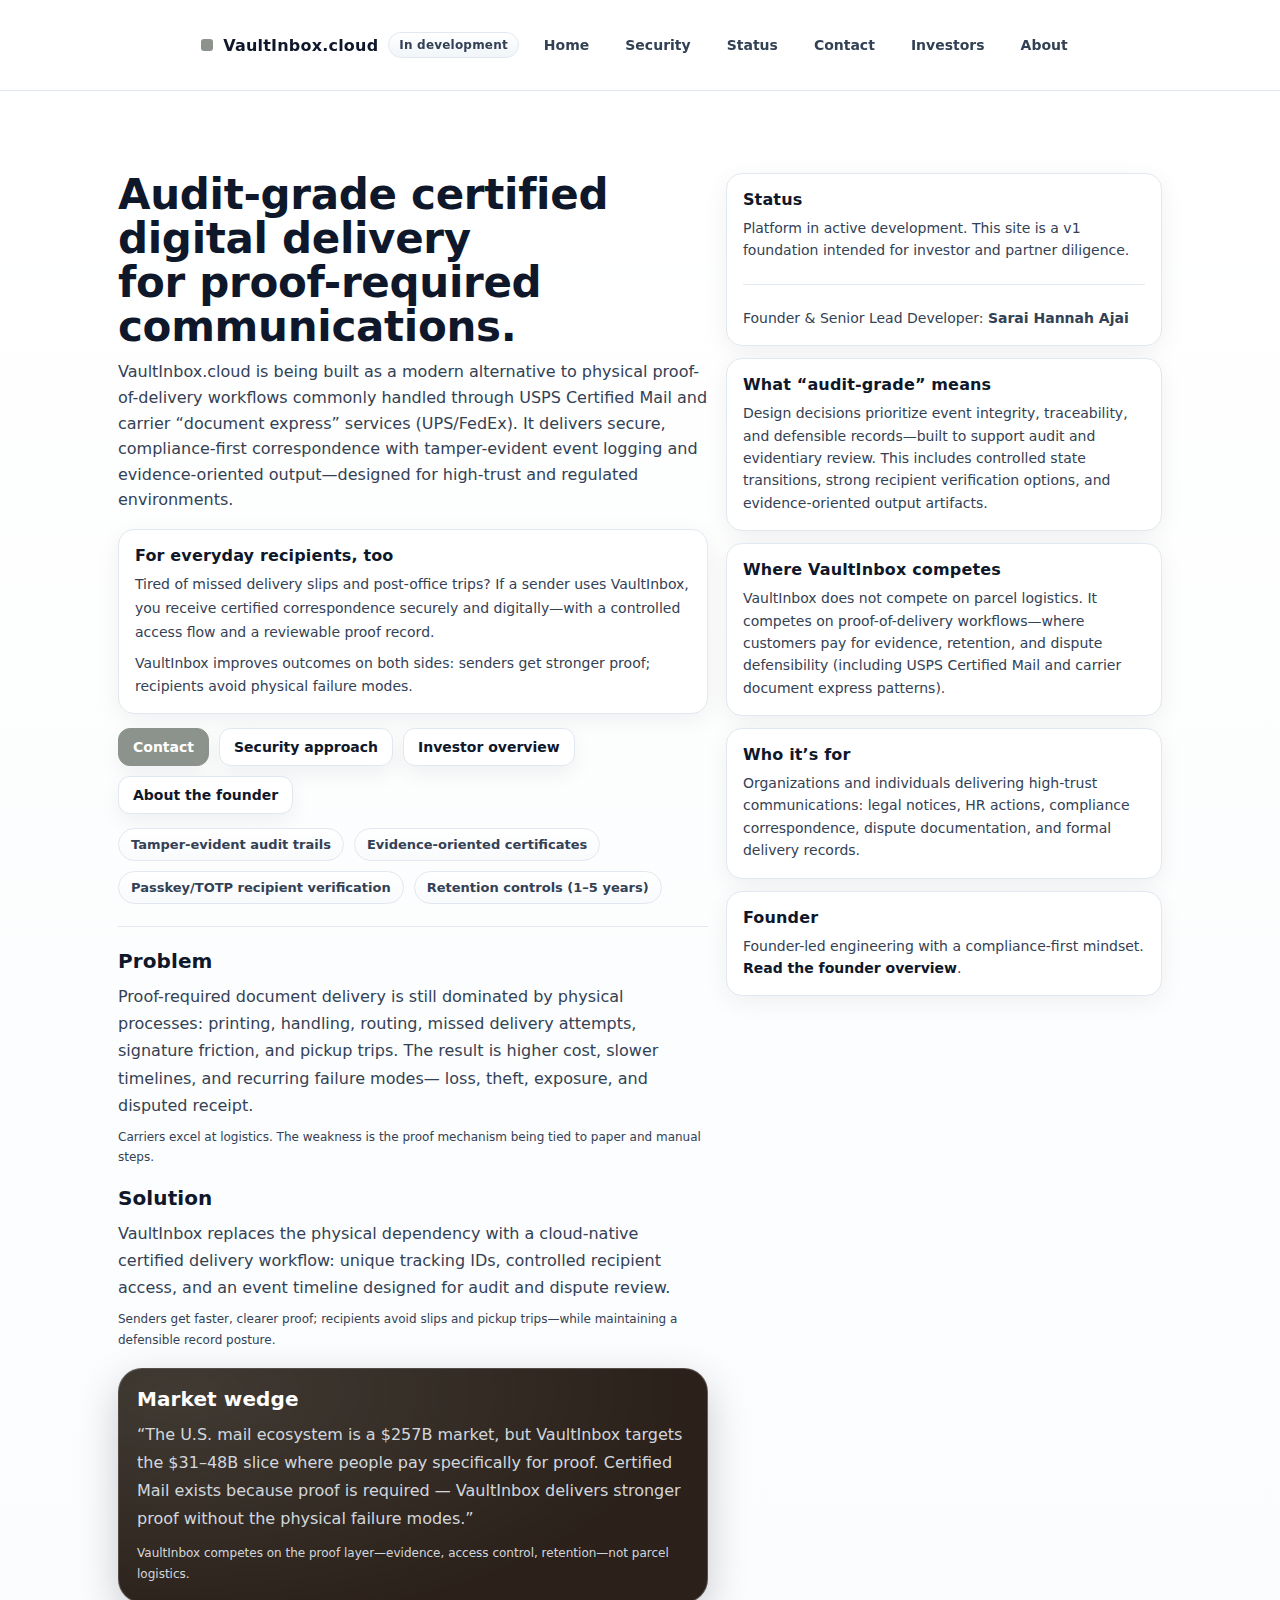
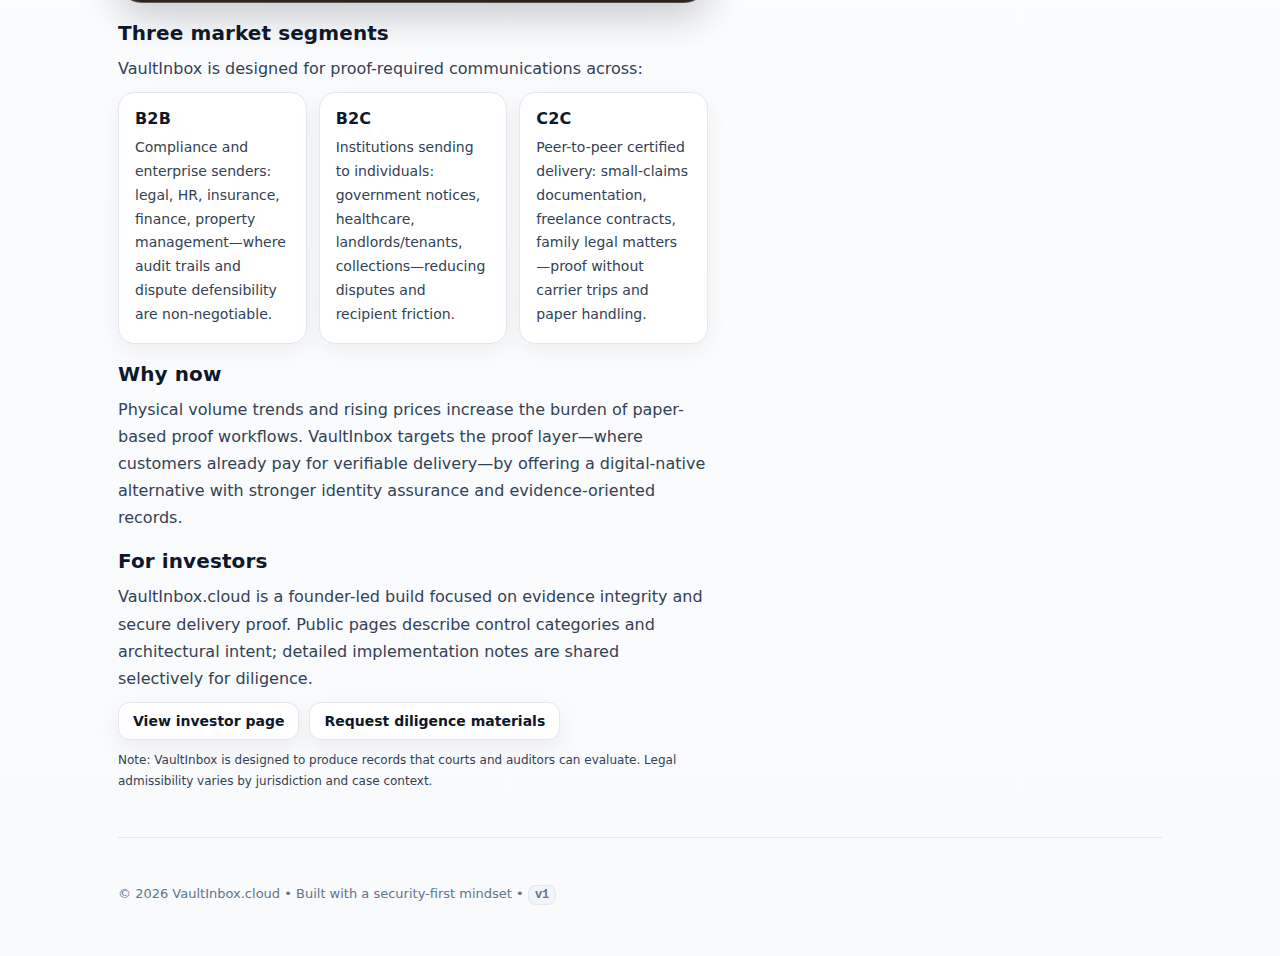
<file: docs/index.html>
<!doctype html>
<html lang="en">
<head>
  <meta charset="utf-8" />
  <meta name="viewport" content="width=device-width, initial-scale=1" />
  <title>VaultInbox.cloud</title>
  <meta name="description" content="Audit-grade certified digital delivery for proof-required communications across USPS/UPS/FedEx-style workflows—tamper-evident logs, strong recipient verification, and evidence-ready records." />
  <link rel="stylesheet" href="assets/style.css" />
</head>
<body>

  <div class="nav">
    <div class="wrap" style="display:flex;align-items:center;justify-content:space-between;gap:14px;">
      <div class="brand">
        <span style="display:inline-block;width:12px;height:12px;border-radius:3px;background:var(--sage)"></span>
        <span>VaultInbox.cloud</span>
        <span class="badge">In development</span>
      </div>
      <div class="links">
        <a href="index.html">Home</a>
        <a href="security.html">Security</a>
        <a href="status.html">Status</a>
        <a href="contact.html">Contact</a>
        <a href="investors.html">Investors</a>
        <a href="about.html">About</a>
      </div>
    </div>
  </div>

  <div class="wrap">
    <div class="hero">
      <div>
        <h1 class="h1">Audit-grade certified digital delivery<br/>for proof-required communications.</h1>

        <p class="sub">
          VaultInbox.cloud is being built as a modern alternative to physical proof-of-delivery workflows commonly handled through
          USPS Certified Mail and carrier “document express” services (UPS/FedEx). It delivers secure, compliance-first correspondence
          with tamper-evident event logging and evidence-oriented output—designed for high-trust and regulated environments.
        </p>

        <!-- Consumer-facing message (B2C/C2C) without diluting compliance posture -->
        <div class="card" style="margin-top:12px;">
          <h3 style="margin:0 0 8px 0;">For everyday recipients, too</h3>
          <p style="margin:0;color:var(--muted);line-height:1.7;">
            Tired of missed delivery slips and post-office trips? If a sender uses VaultInbox, you receive certified correspondence securely and digitally—with a controlled access flow and a reviewable proof record.
          </p>
          <p class="small" style="margin-top:8px;">
            VaultInbox improves outcomes on both sides: senders get stronger proof; recipients avoid physical failure modes.
          </p>
        </div>

        <div class="cta">
          <a class="btn primary" href="contact.html">Contact</a>
          <a class="btn" href="security.html">Security approach</a>
          <a class="btn" href="investors.html">Investor overview</a>
          <a class="btn" href="about.html">About the founder</a>
        </div>

        <div class="pills">
          <div class="pill">Tamper-evident audit trails</div>
          <div class="pill">Evidence-oriented certificates</div>
          <div class="pill">Passkey/TOTP recipient verification</div>
          <div class="pill">Retention controls (1–5 years)</div>
        </div>

        <div class="hr"></div>

        <div class="section">
          <h2>Problem</h2>
          <p>
            Proof-required document delivery is still dominated by physical processes: printing, handling, routing, missed delivery attempts,
            signature friction, and pickup trips. The result is higher cost, slower timelines, and recurring failure modes—
            loss, theft, exposure, and disputed receipt.
          </p>
          <p class="small" style="margin-top:8px;">
            Carriers excel at logistics. The weakness is the proof mechanism being tied to paper and manual steps.
          </p>
        </div>

        <div class="section">
          <h2>Solution</h2>
          <p>
            VaultInbox replaces the physical dependency with a cloud-native certified delivery workflow:
            unique tracking IDs, controlled recipient access, and an event timeline designed for audit and dispute review.
          </p>
          <p class="small" style="margin-top:8px;">
            Senders get faster, clearer proof; recipients avoid slips and pickup trips—while maintaining a defensible record posture.
          </p>
        </div>

        <!-- Market wedge (dark brown panel) -->
        <div class="section" style="margin-top:18px;">
          <div class="vi-dark-panel" style="padding:18px;">
            <h2 style="margin:0 0 10px 0;font-size:20px;">Market wedge</h2>
            <p style="margin:0;line-height:1.75;">
              “The U.S. mail ecosystem is a $257B market, but VaultInbox targets the $31–48B slice where people pay specifically for proof.
              Certified Mail exists because proof is required — VaultInbox delivers stronger proof without the physical failure modes.”
            </p>
            <p class="small" style="margin-top:10px;">
              VaultInbox competes on the proof layer—evidence, access control, retention—not parcel logistics.
            </p>
          </div>
        </div>

        <div class="section">
          <h2>Three market segments</h2>
          <p>
            VaultInbox is designed for proof-required communications across:
          </p>
          <div class="grid" style="grid-template-columns:repeat(3,minmax(0,1fr)); gap:12px; margin-top:10px;">
            <div class="card">
              <h3>B2B</h3>
              <p class="small">
                Compliance and enterprise senders: legal, HR, insurance, finance, property management—where audit trails and dispute defensibility are non-negotiable.
              </p>
            </div>
            <div class="card">
              <h3>B2C</h3>
              <p class="small">
                Institutions sending to individuals: government notices, healthcare, landlords/tenants, collections—reducing disputes and recipient friction.
              </p>
            </div>
            <div class="card">
              <h3>C2C</h3>
              <p class="small">
                Peer-to-peer certified delivery: small-claims documentation, freelance contracts, family legal matters—proof without carrier trips and paper handling.
              </p>
            </div>
          </div>
        </div>

        <div class="section">
          <h2>Why now</h2>
          <p>
            Physical volume trends and rising prices increase the burden of paper-based proof workflows.
            VaultInbox targets the proof layer—where customers already pay for verifiable delivery—by offering a digital-native alternative
            with stronger identity assurance and evidence-oriented records.
          </p>
        </div>

        <div class="section">
          <h2>For investors</h2>
          <p>
            VaultInbox.cloud is a founder-led build focused on evidence integrity and secure delivery proof.
            Public pages describe control categories and architectural intent; detailed implementation notes are shared selectively for diligence.
          </p>
          <div style="display:flex; gap:10px; flex-wrap:wrap; margin-top:10px;">
            <a class="btn" href="investors.html">View investor page</a>
            <a class="btn" href="contact.html">Request diligence materials</a>
          </div>
          <p class="small" style="margin-top:10px;">
            Note: VaultInbox is designed to produce records that courts and auditors can evaluate. Legal admissibility varies by jurisdiction and case context.
          </p>
        </div>
      </div>

      <div>
        <div class="card">
          <h3>Status</h3>
          <p>
            Platform in active development. This site is a v1 foundation intended for investor and partner diligence.
          </p>
          <div class="hr"></div>
          <p class="small">
            Founder &amp; Senior Lead Developer: <strong>Sarai Hannah Ajai</strong>
          </p>
        </div>

        <div class="grid" style="grid-template-columns:1fr; margin-top:12px;">
          <div class="card">
            <h3>What “audit-grade” means</h3>
            <p>
              Design decisions prioritize event integrity, traceability, and defensible records—built to support audit and evidentiary review.
              This includes controlled state transitions, strong recipient verification options, and evidence-oriented output artifacts.
            </p>
          </div>

          <div class="card">
            <h3>Where VaultInbox competes</h3>
            <p>
              VaultInbox does not compete on parcel logistics. It competes on proof-of-delivery workflows—where customers pay for evidence, retention,
              and dispute defensibility (including USPS Certified Mail and carrier document express patterns).
            </p>
          </div>

          <div class="card">
            <h3>Who it’s for</h3>
            <p>
              Organizations and individuals delivering high-trust communications: legal notices, HR actions, compliance correspondence,
              dispute documentation, and formal delivery records.
            </p>
          </div>

          <div class="card">
            <h3>Founder</h3>
            <p>
              Founder-led engineering with a compliance-first mindset.
              <strong><a href="about.html">Read the founder overview</a></strong>.
            </p>
          </div>
        </div>
      </div>
    </div>

    <div class="hr"></div>

    <div class="footer">
      © <span id="y"></span> VaultInbox.cloud • Built with a security-first mindset • <span class="kbd">v1</span>
    </div>
  </div>

<script>
  document.getElementById('y').textContent = new Date().getFullYear();
</script>
</body>
</html>
</file>
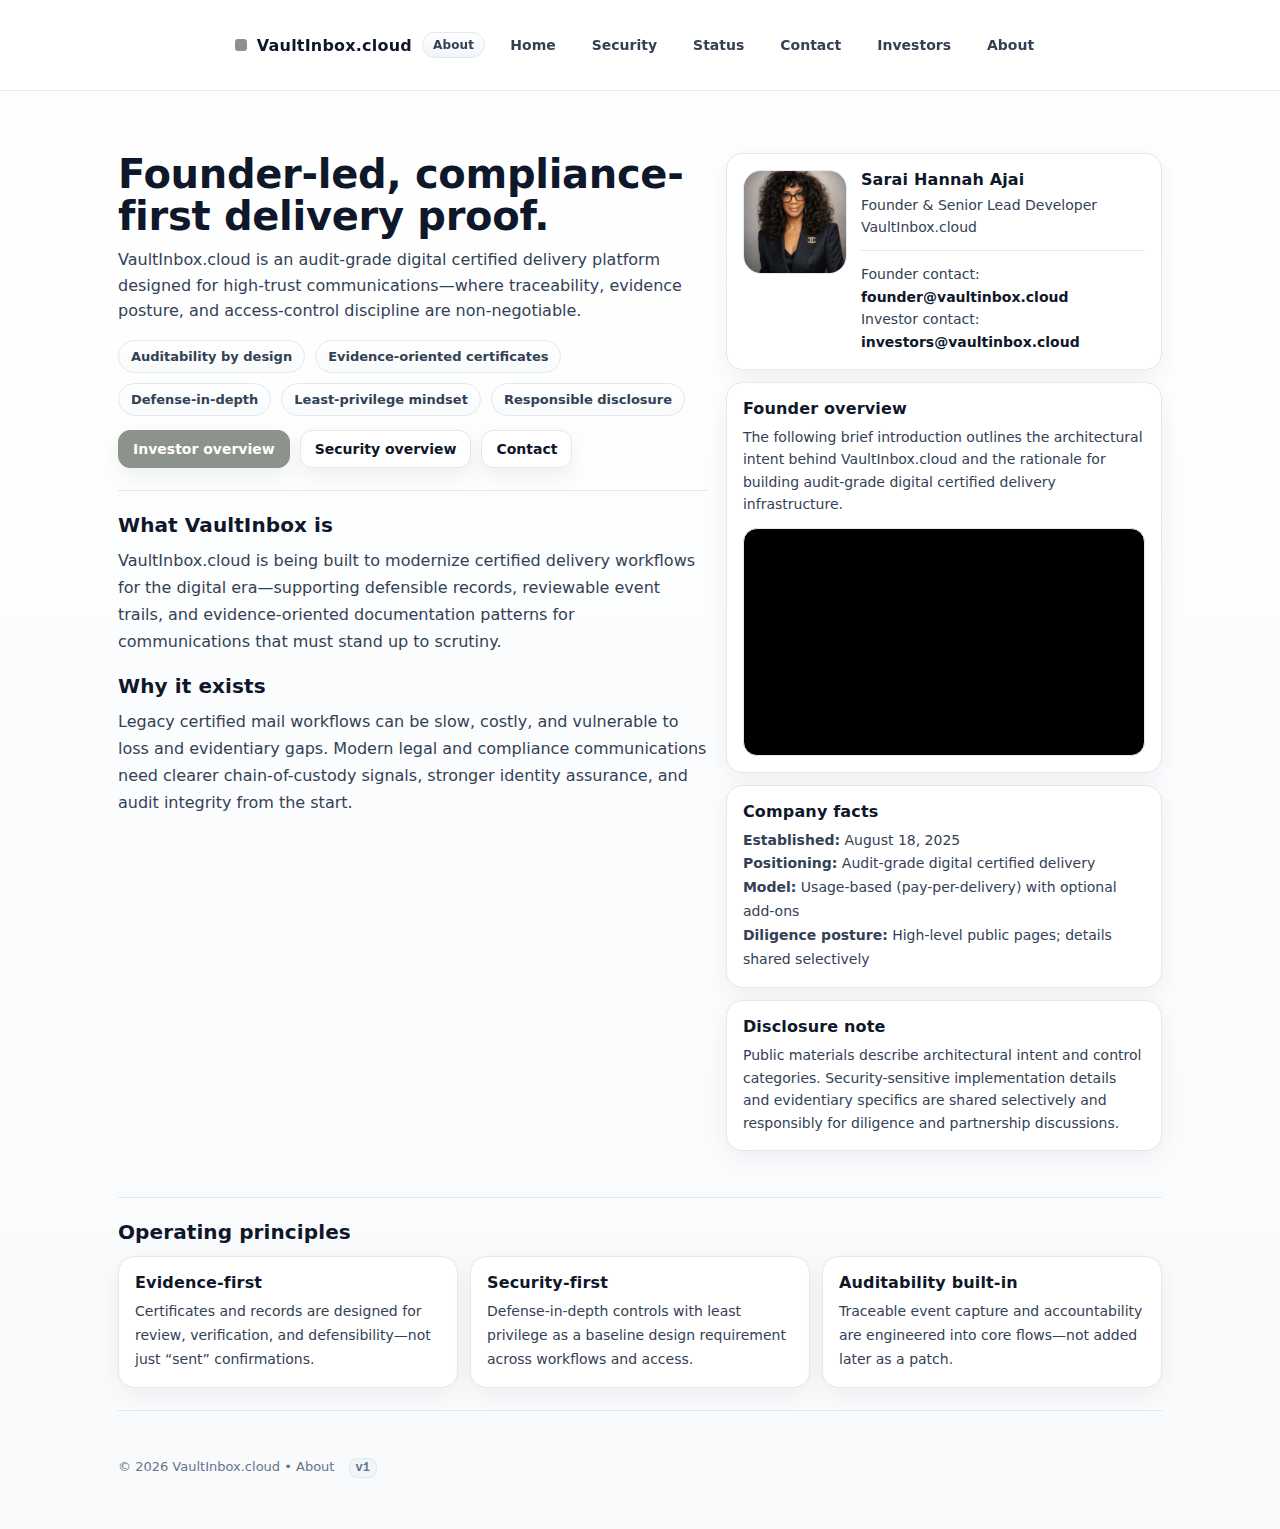
<file: docs/about.html>
<!doctype html>
<html lang="en">
<head>
  <meta charset="utf-8" />
  <meta name="viewport" content="width=device-width, initial-scale=1" />
  <title>About • VaultInbox.cloud</title>
  <meta name="description" content="About VaultInbox.cloud — founder-led, compliance-first digital certified delivery built for auditability, traceability, and defensible records." />
  <link rel="stylesheet" href="assets/style.css" />
</head>
<body>

  <div class="nav">
    <div class="wrap" style="display:flex;align-items:center;justify-content:space-between;gap:14px;">
      <div class="brand">
        <span style="display:inline-block;width:12px;height:12px;border-radius:3px;background:var(--sage)"></span>
        <span>VaultInbox.cloud</span>
        <span class="badge">About</span>
      </div>
      <div class="links">
        <a href="index.html">Home</a>
        <a href="security.html">Security</a>
        <a href="status.html">Status</a>
        <a href="contact.html">Contact</a>
        <a href="investors.html">Investors</a>
        <a href="about.html">About</a>
      </div>
    </div>
  </div>

  <div class="wrap">

    <div class="hero" style="padding-top:34px;">
      <div>
        <h1 class="h1" style="font-size:40px;">Founder-led, compliance-first delivery proof.</h1>
        <p class="sub">
          VaultInbox.cloud is an audit-grade digital certified delivery platform designed for high-trust communications—where
          traceability, evidence posture, and access-control discipline are non-negotiable.
        </p>

        <div class="pills">
          <div class="pill">Auditability by design</div>
          <div class="pill">Evidence-oriented certificates</div>
          <div class="pill">Defense-in-depth</div>
          <div class="pill">Least-privilege mindset</div>
          <div class="pill">Responsible disclosure</div>
        </div>

        <div class="cta">
          <a class="btn primary" href="investors.html">Investor overview</a>
          <a class="btn" href="security.html">Security overview</a>
          <a class="btn" href="contact.html">Contact</a>
        </div>

        <div class="hr"></div>

        <div class="section">
          <h2>What VaultInbox is</h2>
          <p>
            VaultInbox.cloud is being built to modernize certified delivery workflows for the digital era—supporting defensible records,
            reviewable event trails, and evidence-oriented documentation patterns for communications that must stand up to scrutiny.
          </p>
        </div>

        <div class="section">
          <h2>Why it exists</h2>
          <p>
            Legacy certified mail workflows can be slow, costly, and vulnerable to loss and evidentiary gaps. Modern legal and compliance
            communications need clearer chain-of-custody signals, stronger identity assurance, and audit integrity from the start.
          </p>
        </div>
      </div>

      <div>
        <div class="card" style="display:flex;gap:14px;align-items:flex-start;">
          <img
            src="assets/founder.png"
            alt="Sarai Hannah Ajai — Founder & Senior Lead Developer, VaultInbox.cloud"
            loading="lazy"
            style="width:104px;height:104px;object-fit:cover;border-radius:18px;border:1px solid var(--border);background:#fff;"
          />
          <div style="min-width:0;">
            <h3 style="margin-bottom:6px;">Sarai Hannah Ajai</h3>
            <p style="margin:0;color:var(--muted);line-height:1.55;font-size:14px;">
              Founder &amp; Senior Lead Developer<br/>
              VaultInbox.cloud
            </p>
            <div class="hr" style="margin:12px 0;"></div>
            <p class="small" style="margin:0;">
              Founder contact:
              <strong><a href="mailto:founder@vaultinbox.cloud?subject=VaultInbox%20Founder%20Inquiry">founder@vaultinbox.cloud</a></strong><br/>
              Investor contact:
              <strong><a href="mailto:investors@vaultinbox.cloud?subject=VaultInbox%20Investor%20Intro%20Request">investors@vaultinbox.cloud</a></strong>
            </p>
          </div>
        </div>

        <div class="card" style="margin-top:12px;">
        <h3>Founder overview</h3>
        <p style="color:var(--muted);font-size:14px;line-height:1.6;">
          The following brief introduction outlines the architectural intent behind VaultInbox.cloud
          and the rationale for building audit-grade digital certified delivery infrastructure.
        </p>
      
        <div style="position:relative;padding-top:56.25%;margin-top:12px;border-radius:14px;overflow:hidden;border:1px solid var(--border);background:#000;">
          <iframe
            src="https://www.youtube.com/embed/BOo8-iIrGFA?rel=0&modestbranding=1"
            title="Founder Introduction — VaultInbox.cloud"
            frameborder="0"
            allow="accelerometer; clipboard-write; encrypted-media; gyroscope; picture-in-picture"
            allowfullscreen
            style="position:absolute;top:0;left:0;width:100%;height:100%;">
          </iframe>             
        </div>

        </div>
        

        <div class="grid" style="grid-template-columns:1fr; margin-top:12px;">
          <div class="card">
            <h3>Company facts</h3>
            <p style="margin:0;color:var(--muted);line-height:1.7;font-size:14px;">
              <strong>Established:</strong> August 18, 2025<br/>
              <strong>Positioning:</strong> Audit-grade digital certified delivery<br/>
              <strong>Model:</strong> Usage-based (pay-per-delivery) with optional add-ons<br/>
              <strong>Diligence posture:</strong> High-level public pages; details shared selectively
            </p>
          </div>

          <div class="card">
            <h3>Disclosure note</h3>
            <p>
              Public materials describe architectural intent and control categories. Security-sensitive implementation details and
              evidentiary specifics are shared selectively and responsibly for diligence and partnership discussions.
            </p>
          </div>
        </div>
      </div>
    </div>

    <div class="hr"></div>

    <div class="section">
      <h2>Operating principles</h2>
      <div class="grid" style="margin-top:12px;">
        <div class="card">
          <h3>Evidence-first</h3>
          <p>Certificates and records are designed for review, verification, and defensibility—not just “sent” confirmations.</p>
        </div>
        <div class="card">
          <h3>Security-first</h3>
          <p>Defense-in-depth controls with least privilege as a baseline design requirement across workflows and access.</p>
        </div>
        <div class="card">
          <h3>Auditability built-in</h3>
          <p>Traceable event capture and accountability are engineered into core flows—not added later as a patch.</p>
        </div>
      </div>
    </div>

    <div class="hr"></div>

    <div class="footer">
      © <span id="y"></span> VaultInbox.cloud • About
      <span style="margin-left:10px;" class="kbd">v1</span>
    </div>
  </div>

<script>
  document.getElementById('y').textContent = new Date().getFullYear();
</script>
</body>
</html>
</file>
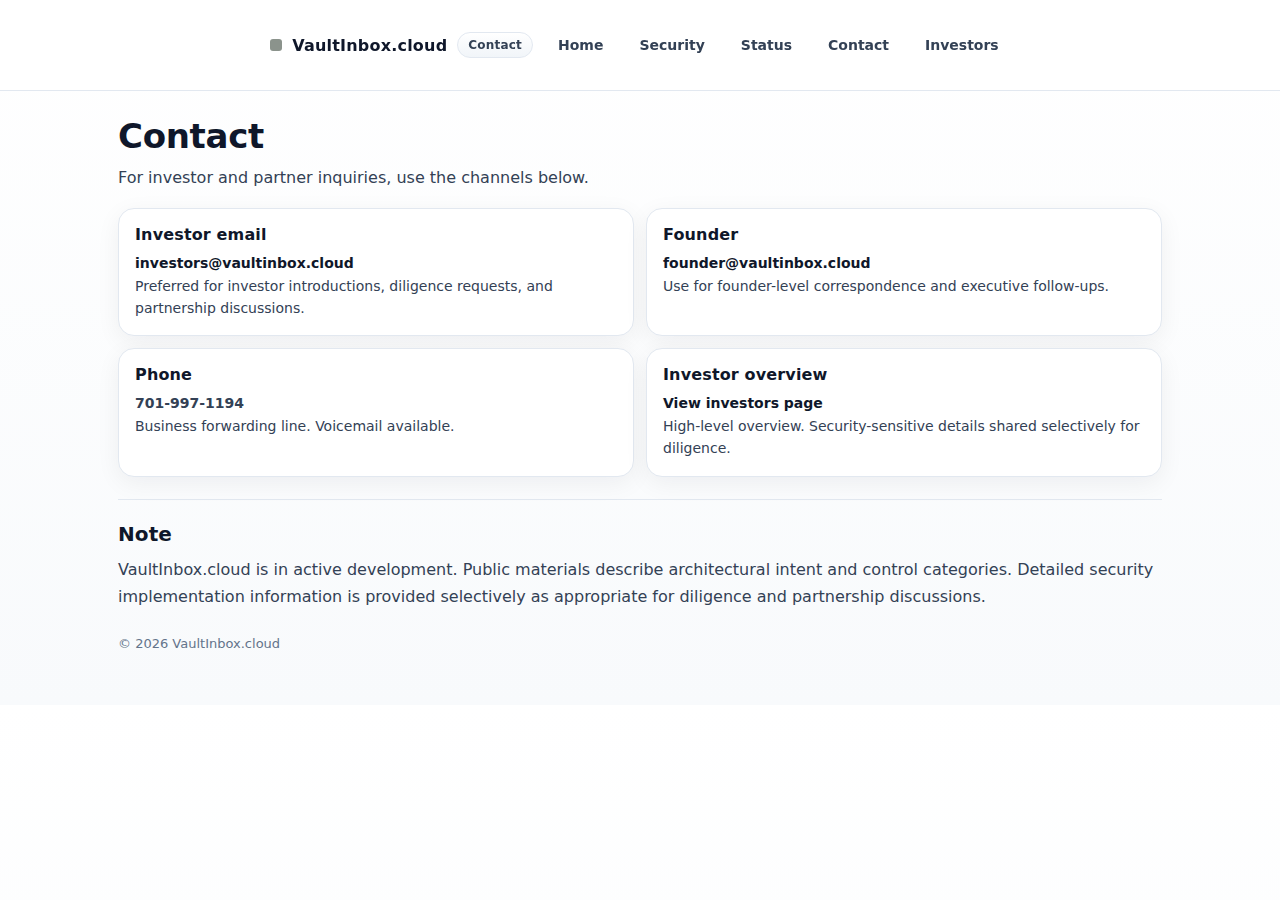
<file: docs/contact.html>
<!doctype html>
<html lang="en">
<head>
  <meta charset="utf-8" />
  <meta name="viewport" content="width=device-width, initial-scale=1" />
  <title>Contact • VaultInbox.cloud</title>
  <link rel="stylesheet" href="assets/style.css" />
</head>
<body>

  <div class="nav">
    <div class="wrap" style="display:flex;align-items:center;justify-content:space-between;gap:14px;">
      <div class="brand">
        <span style="display:inline-block;width:12px;height:12px;border-radius:3px;background:var(--sage)"></span>
        <span>VaultInbox.cloud</span>
        <span class="badge">Contact</span>
      </div>
      <div class="links">
        <a href="index.html">Home</a>
        <a href="security.html">Security</a>
        <a href="status.html">Status</a>
        <a href="contact.html">Contact</a>
        <a href="investors.html">Investors</a>
      </div>
    </div>
  </div>

  <div class="wrap">
    <h1 class="h1" style="font-size:34px">Contact</h1>
    <p class="sub">
      For investor and partner inquiries, use the channels below.
    </p>

    <div class="grid" style="grid-template-columns: 1fr 1fr; gap:12px;">
      <div class="card">
        <h3>Investor email</h3>
        <p>
          <strong>
            <a href="mailto:investors@vaultinbox.cloud?subject=VaultInbox%20Investor%20Inquiry">investors@vaultinbox.cloud</a>
          </strong>
        </p>
        <p class="small">Preferred for investor introductions, diligence requests, and partnership discussions.</p>
      </div>

      <div class="card">
        <h3>Founder</h3>
        <p>
          <strong>
            <a href="mailto:founder@vaultinbox.cloud?subject=VaultInbox%20Founder%20Inquiry">founder@vaultinbox.cloud</a>
          </strong>
        </p>
        <p class="small">Use for founder-level correspondence and executive follow-ups.</p>
      </div>
    </div>

    <div class="grid" style="grid-template-columns: 1fr 1fr; gap:12px; margin-top:12px;">
      <div class="card">
        <h3>Phone</h3>
        <p><strong>701-997-1194</strong></p>
        <p class="small">Business forwarding line. Voicemail available.</p>
      </div>

      <div class="card">
        <h3>Investor overview</h3>
        <p><strong><a href="investors.html">View investors page</a></strong></p>
        <p class="small">High-level overview. Security-sensitive details shared selectively for diligence.</p>
      </div>
    </div>

    <div class="hr"></div>

    <div class="section">
      <h2>Note</h2>
      <p>
        VaultInbox.cloud is in active development. Public materials describe architectural intent and control categories.
        Detailed security implementation information is provided selectively as appropriate for diligence and partnership discussions.
      </p>
    </div>

    <div class="footer">
      © <span id="y"></span> VaultInbox.cloud
    </div>
  </div>

<script>
  document.getElementById('y').textContent = new Date().getFullYear();
</script>
</body>
</html>
</file>
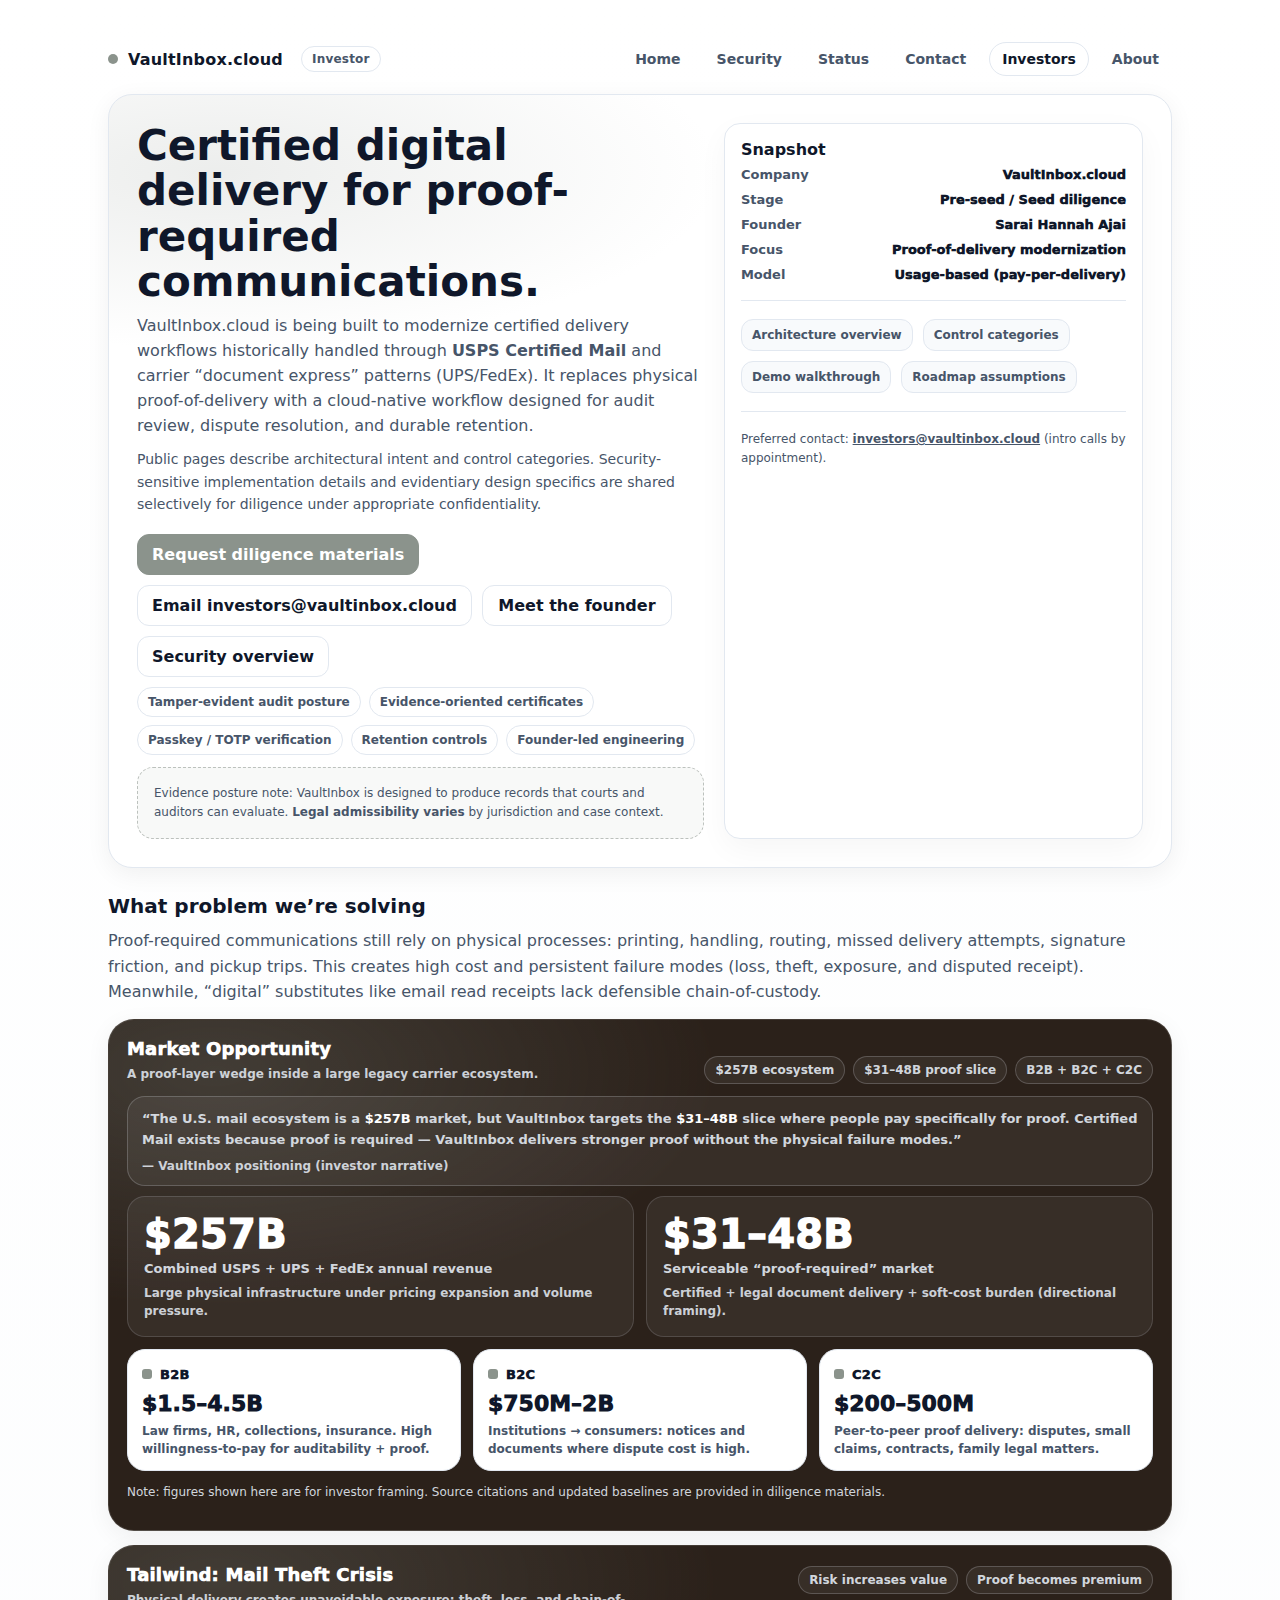
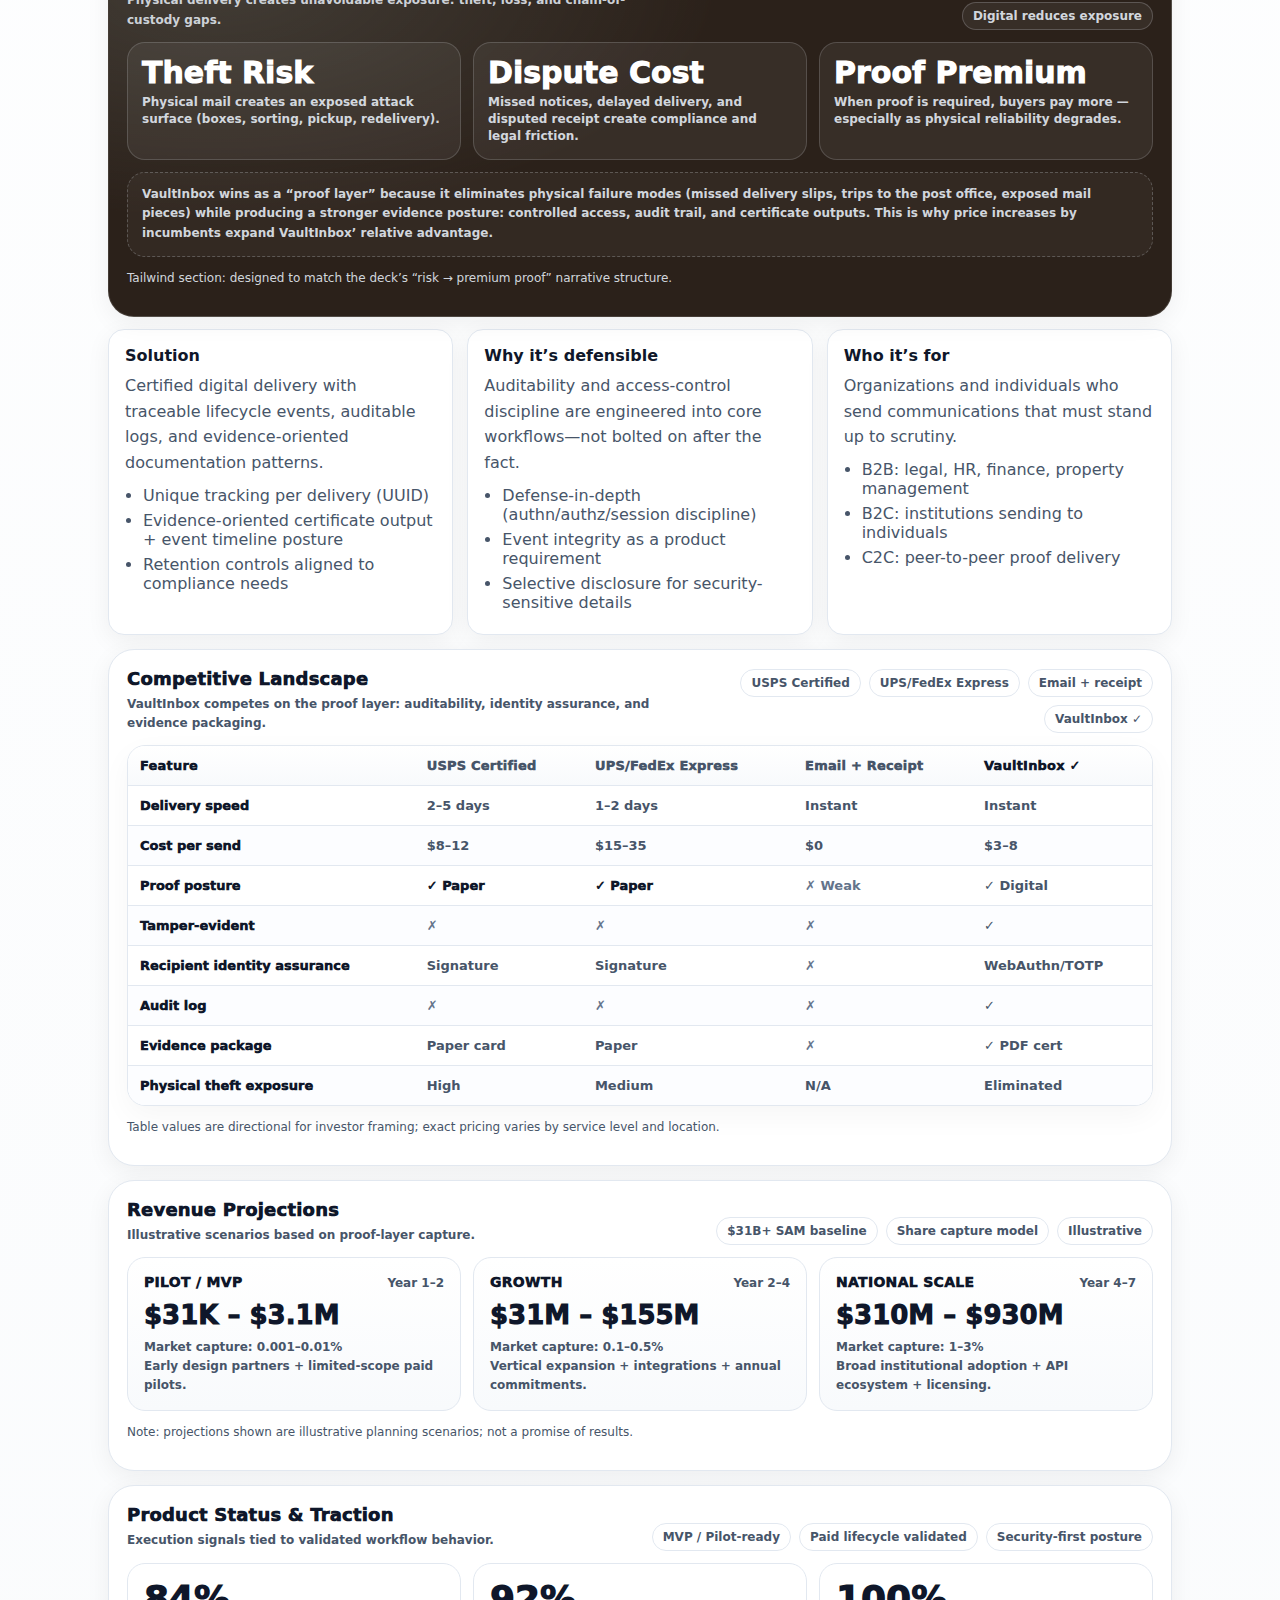
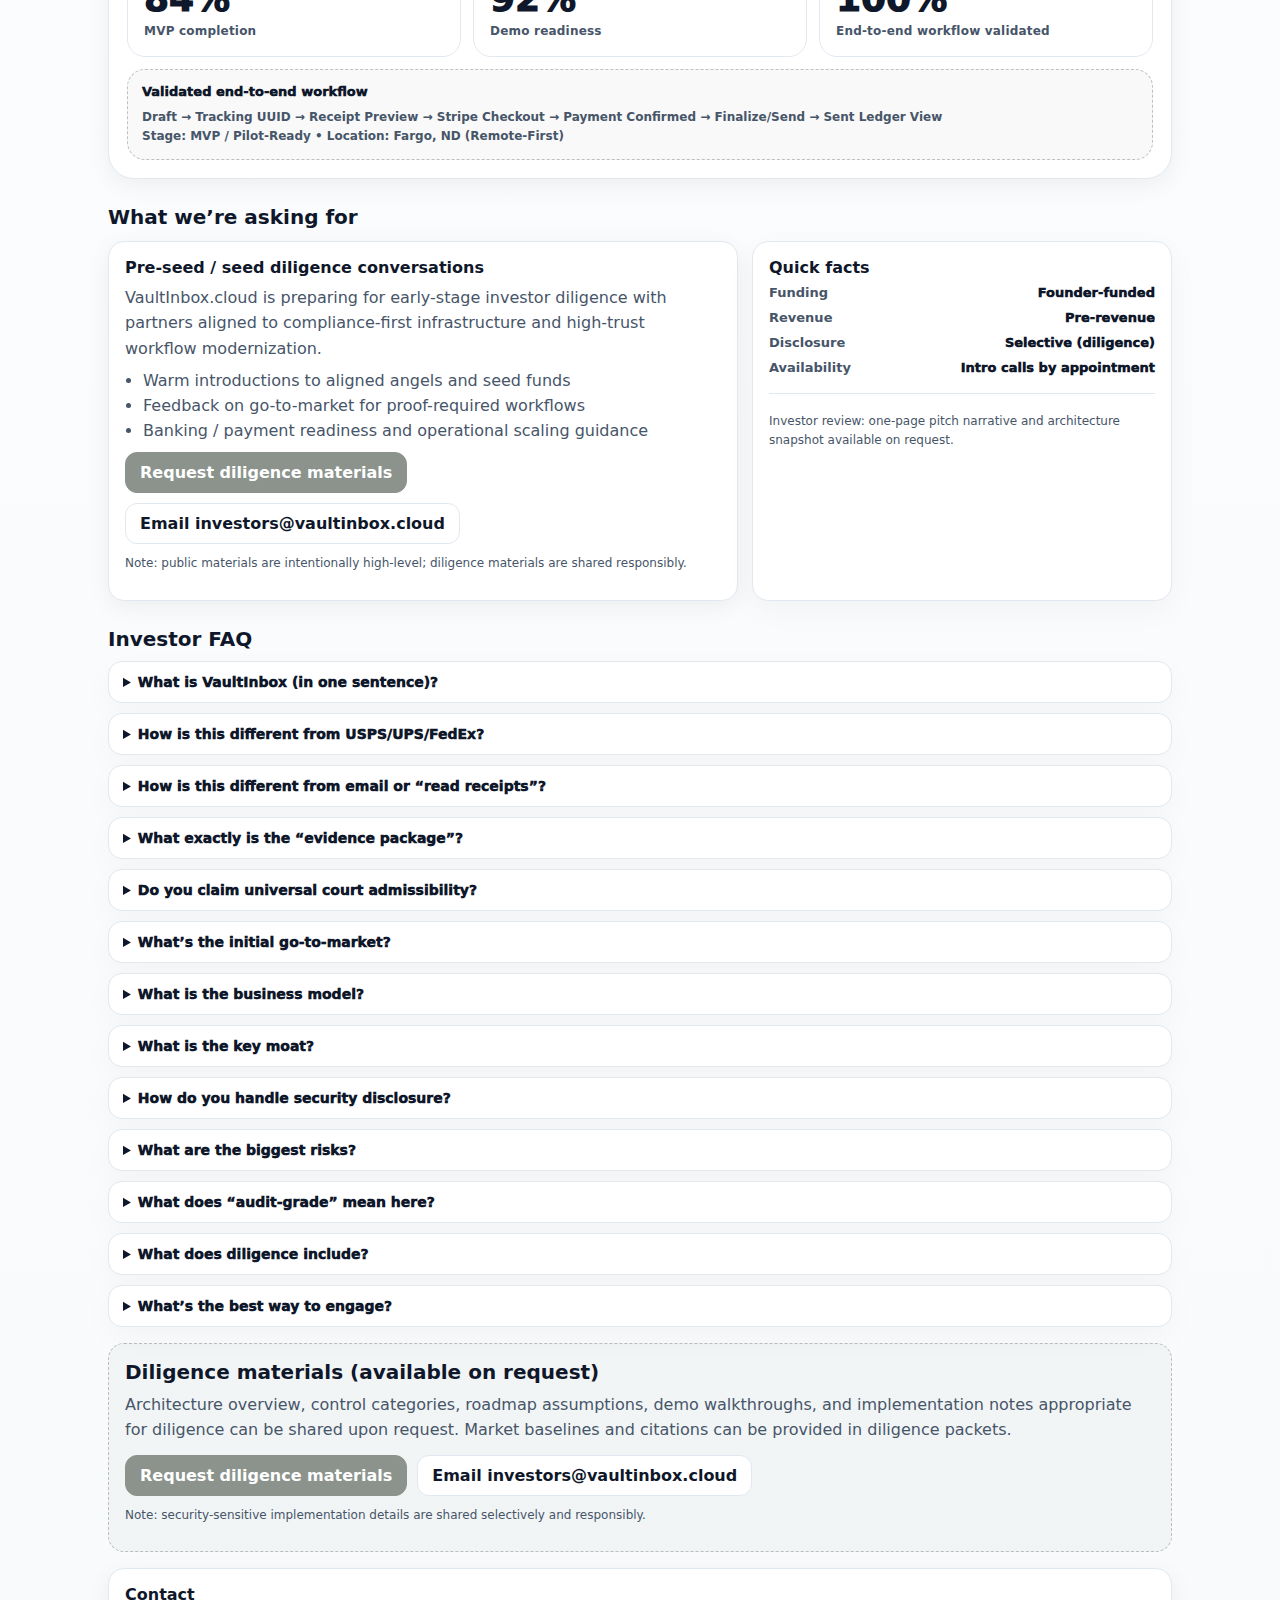
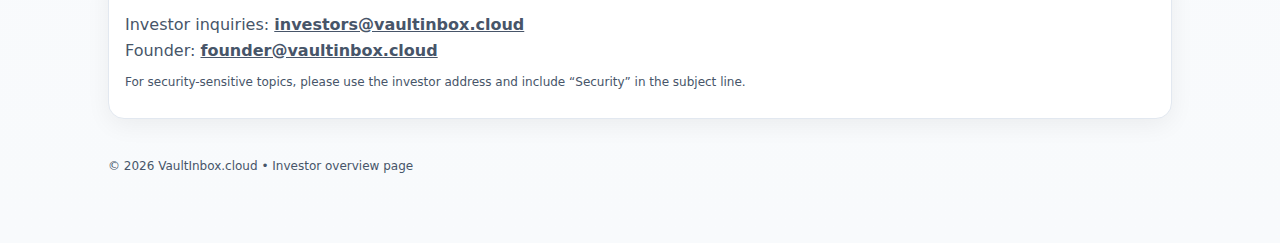
<file: docs/investors.html>
<!doctype html>
<html lang="en">
<head>
  <meta charset="utf-8" />
  <meta name="viewport" content="width=device-width,initial-scale=1" />
  <title>Investors | VaultInbox.cloud</title>
  <meta name="description" content="VaultInbox.cloud — audit-grade certified digital delivery for proof-required communications across USPS/UPS/FedEx-style workflows. Investor overview and diligence request." />
  <style>
    :root{
      /* --- VaultInbox Web-App Palette (exact) --- */
      --brand:#8b938c;   /* MAIN */
      --line:#e2e8f0;    /* LIGHT */
      --bg:#ffffff;      /* WHITE */
      --soft:#f8fafc;    /* neutral soft */
      --dark:#2b211a;    /* DARK (brown) */

      --ink:#0f172a;
      --muted:#475569;
      --radius:16px;
      --shadow:0 6px 24px rgba(2,6,23,.06);
      --max:1100px;

      --brandSoft: rgba(139,147,140,.12);
      --brandSoft2: rgba(139,147,140,.20);
    }

    *{box-sizing:border-box}
    body{
      margin:0;
      font-family: ui-sans-serif, system-ui, -apple-system, Segoe UI, Roboto, Helvetica, Arial, "Apple Color Emoji","Segoe UI Emoji";
      color:var(--ink);
      background:linear-gradient(180deg, var(--bg) 0%, var(--soft) 100%);
    }
    a{color:inherit}
    .wrap{max-width:var(--max); margin:0 auto; padding:28px 18px 70px;}

    header{
      display:flex; align-items:center; justify-content:space-between;
      gap:14px; padding:14px 0 18px;
    }
    .brand{
      display:flex; align-items:center; gap:10px; text-decoration:none;
      font-weight:800; letter-spacing:.2px;
    }
    .dot{width:10px; height:10px; border-radius:50%; background:var(--brand); display:inline-block;}
    nav{display:flex; gap:10px; flex-wrap:wrap; justify-content:flex-end}
    nav a{
      text-decoration:none;
      padding:8px 12px;
      border:1px solid transparent;
      border-radius:999px;
      color:var(--muted);
      font-weight:700;
      font-size:14px;
      background: transparent;
    }
    nav a:hover{border-color:var(--line); background:#fff}
    nav a.active{border-color:var(--line); background:#fff; color:var(--ink)}

    .hero{
      border:1px solid var(--line);
      background:
        radial-gradient(1200px 420px at 10% 10%, rgba(139,147,140,.16) 0%, rgba(255,255,255,1) 42%),
        #fff;
      border-radius:calc(var(--radius) + 8px);
      box-shadow:var(--shadow);
      padding:28px;
      display:grid;
      grid-template-columns: 1.15fr .85fr;
      gap:20px;
    }
    @media (max-width: 900px){ .hero{grid-template-columns:1fr} }

    h1{margin:0 0 10px; font-size:42px; line-height:1.08}
    .lead{margin:0 0 10px; font-size:16px; color:var(--muted); line-height:1.55}
    .lead2{margin:0 0 18px; font-size:14px; color:var(--muted); line-height:1.6}

    .chips{display:flex; gap:8px; flex-wrap:wrap; margin-top:10px}
    .chip{
      border:1px solid var(--line);
      background:#fff;
      padding:7px 10px;
      border-radius:999px;
      font-size:12px;
      color:var(--muted);
      font-weight:700;
    }

    .ctaRow{display:flex; gap:10px; flex-wrap:wrap; margin-top:16px}
    .btn{
      display:inline-flex; align-items:center; justify-content:center;
      padding:10px 14px;
      border-radius:12px;
      text-decoration:none;
      font-weight:900;
      border:1px solid var(--line);
      background:#fff;
      color:var(--ink);
      min-width:190px;
    }
    .btn.primary{
      background:var(--brand);
      border-color:var(--brand);
      color:#fff;
    }
    .btn.primary:hover{opacity:.92}

    .panel{
      border:1px solid var(--line);
      background:#fff;
      border-radius:var(--radius);
      padding:16px;
      box-shadow:0 10px 30px rgba(2,6,23,.04);
    }
    .panel h3{margin:0 0 8px; font-size:16px}
    .kv{display:grid; gap:10px}
    .kv .row{display:flex; justify-content:space-between; gap:10px; align-items:flex-start}
    .kv .k{color:var(--muted); font-weight:800; font-size:13px}
    .kv .v{font-weight:950; font-size:13px}
    .divider{height:1px; background:var(--line); margin:18px 0}

    h2{font-size:20px; margin:26px 0 10px}
    p{margin:0 0 10px; color:var(--muted); line-height:1.6}

    .grid{
      display:grid;
      grid-template-columns: repeat(3, 1fr);
      gap:14px;
      margin-top:12px;
    }
    @media (max-width: 900px){ .grid{grid-template-columns:1fr} }

    .grid2{
      display:grid;
      grid-template-columns: 1.2fr .8fr;
      gap:14px;
      margin-top:12px;
    }
    @media (max-width: 900px){ .grid2{grid-template-columns:1fr} }

    .card{
      border:1px solid var(--line);
      background:#fff;
      border-radius:var(--radius);
      padding:16px;
      box-shadow:var(--shadow);
    }
    .card h3{margin:0 0 8px; font-size:16px}
    .card ul{margin:10px 0 0; padding-left:18px; color:var(--muted)}
    .card li{margin:6px 0}

    .callout{
      margin-top:16px;
      border:1px dashed rgba(139,147,140,.55);
      background:rgba(139,147,140,.06);
      border-radius:var(--radius);
      padding:16px;
    }
    .small{font-size:12px; color:var(--muted)}
    footer{margin-top:40px; color:var(--muted); font-size:12px}

    .tag{
      display:inline-block; margin-left:8px; font-size:12px;
      padding:5px 10px; border-radius:999px;
      border:1px solid var(--line);
      background:#fff;
      color:var(--muted);
      font-weight:800;
    }
    .pillRow{display:flex; gap:10px; flex-wrap:wrap; margin-top:10px}
    .miniPill{
      border:1px solid var(--line);
      background:var(--soft);
      padding:8px 10px;
      border-radius:12px;
      font-size:12px;
      color:var(--muted);
      font-weight:800;
    }

    /* FAQ */
    .faq{margin-top:10px; display:grid; gap:10px;}
    details{
      border:1px solid var(--line);
      background:#fff;
      border-radius:14px;
      padding:12px 14px;
      box-shadow:0 10px 30px rgba(2,6,23,.03);
    }
    summary{cursor:pointer; font-weight:950; color:var(--ink); font-size:14px;}
    details p{margin-top:8px}

    /* --- Slide-style sections (deck-like) --- */
    .slide{
      border-radius: calc(var(--radius) + 10px);
      border: 1px solid var(--line);
      background: #fff;
      box-shadow: var(--shadow);
      padding: 18px;
      margin-top: 14px;
      position: relative;
      overflow: hidden;
    }
    .slide.dark{
      border-color: rgba(255,255,255,.12);
      background:
        radial-gradient(900px 420px at 10% 10%, rgba(139,147,140,.24) 0%, rgba(43,33,26,1) 56%),
        var(--dark);
      color: #fff;
    }
    .slide.dark p, .slide.dark .small{color: rgba(226,232,240,.92)}

    .slideHeader{
      display:flex;
      align-items:flex-end;
      justify-content:space-between;
      gap:14px;
      margin-bottom: 12px;
    }
    .slideTitle{
      margin:0;
      font-size: 18px;
      font-weight: 950;
      letter-spacing: .2px;
    }
    .slideSub{
      margin:0;
      font-size: 12px;
      color: var(--muted);
      font-weight: 850;
    }
    .slide.dark .slideSub{color: rgba(226,232,240,.88)}
    .badgeLine{
      display:flex; gap:8px; flex-wrap:wrap; justify-content:flex-end;
    }
    .badgeChip{
      border:1px solid var(--line);
      background:#fff;
      color: var(--muted);
      padding:6px 10px;
      border-radius: 999px;
      font-size: 12px;
      font-weight: 900;
      white-space: nowrap;
    }
    .slide.dark .badgeChip{
      border-color: rgba(226,232,240,.22);
      background: rgba(255,255,255,.06);
      color: rgba(226,232,240,.92);
    }

    /* Quote strip (investor narrative) */
    .quoteStrip{
      margin-top: 10px;
      border:1px solid rgba(226,232,240,.22);
      background: rgba(255,255,255,.06);
      border-radius: 18px;
      padding: 12px 14px;
    }
    .quoteStrip .q{
      margin:0;
      font-size: 13px;
      font-weight: 850;
      line-height: 1.6;
      color: rgba(255,255,255,.95);
    }
    .quoteStrip .q strong{color:#fff}
    .quoteStrip .attr{
      margin-top: 8px;
      font-size: 12px;
      font-weight: 800;
      color: rgba(226,232,240,.88);
    }

    /* Big KPI row */
    .kpiGrid{
      display:grid;
      grid-template-columns: repeat(2, 1fr);
      gap: 12px;
      margin-top: 10px;
    }
    @media (max-width:900px){ .kpiGrid{grid-template-columns:1fr} }
    .kpiCard{
      border:1px solid var(--line);
      background: linear-gradient(180deg, #fff 0%, #f8fafc 100%);
      border-radius: 18px;
      padding: 16px;
      box-shadow: 0 10px 30px rgba(2,6,23,.04);
    }
    .slide.dark .kpiCard{
      border-color: rgba(226,232,240,.16);
      background: rgba(255,255,255,.06);
      box-shadow: none;
    }
    .kpiVal{
      font-size: 40px;
      font-weight: 950;
      letter-spacing: .2px;
      line-height: 1.05;
      color: var(--ink);
    }
    .slide.dark .kpiVal{color:#fff}
    .kpiLbl{
      margin-top: 6px;
      font-size: 13px;
      font-weight: 900;
      color: var(--muted);
      line-height: 1.3;
    }
    .slide.dark .kpiLbl{color: rgba(226,232,240,.92)}
    .kpiHint{
      margin-top: 8px;
      font-size: 12px;
      color: var(--muted);
      line-height: 1.45;
      font-weight: 750;
    }
    .slide.dark .kpiHint{color: rgba(226,232,240,.88)}

    /* Segment blocks */
    .segGrid{
      display:grid;
      grid-template-columns: repeat(3, 1fr);
      gap: 12px;
      margin-top: 12px;
    }
    @media (max-width:900px){ .segGrid{grid-template-columns:1fr} }
    .seg{
      border:1px solid var(--line);
      background:#fff;
      border-radius: 18px;
      padding: 14px 14px 12px;
    }
    .segTag{
      display:inline-flex; align-items:center; gap:8px;
      font-weight: 950;
      font-size: 13px;
      letter-spacing: .3px;
      color: var(--ink);
    }
    .segDot{
      width: 10px; height: 10px; border-radius: 3px; background: var(--brand);
      display:inline-block;
    }
    .segVal{
      margin-top: 8px;
      font-size: 22px;
      font-weight: 950;
      color: var(--ink);
    }
    .segDesc{
      margin-top: 6px;
      font-size: 12px;
      color: var(--muted);
      line-height: 1.5;
      font-weight: 700;
    }

    /* Tailwind mini-slide */
    .tailGrid{
      display:grid;
      grid-template-columns: 1fr 1fr 1fr;
      gap: 12px;
      margin-top: 10px;
    }
    @media (max-width:900px){ .tailGrid{grid-template-columns:1fr} }
    .tailCard{
      border:1px solid rgba(226,232,240,.18);
      background: rgba(255,255,255,.06);
      border-radius: 18px;
      padding: 14px;
    }
    .tailNum{
      font-size: 30px;
      font-weight: 950;
      color: #fff;
      line-height: 1.05;
    }
    .tailLbl{
      margin-top: 6px;
      font-size: 12px;
      font-weight: 850;
      color: rgba(226,232,240,.92);
      line-height: 1.4;
    }
    .tailNote{
      margin-top: 12px;
      border:1px dashed rgba(226,232,240,.24);
      background: rgba(255,255,255,.04);
      border-radius: 18px;
      padding: 12px 14px;
    }
    .tailNote p{
      margin:0;
      color: rgba(226,232,240,.92);
      font-size: 12px;
      font-weight: 750;
      line-height: 1.65;
    }

    /* Competitive landscape table */
    .tableWrap{
      margin-top: 10px;
      border:1px solid var(--line);
      border-radius: 18px;
      overflow:hidden;
      background:#fff;
      box-shadow: 0 10px 30px rgba(2,6,23,.04);
    }
    table{
      width:100%;
      border-collapse: collapse;
      font-size: 13px;
    }
    thead th{
      text-align:left;
      padding:12px 12px;
      background: linear-gradient(180deg, #ffffff 0%, #f8fafc 100%);
      border-bottom: 1px solid var(--line);
      color: var(--muted);
      font-weight: 950;
      letter-spacing: .2px;
      white-space: nowrap;
    }
    tbody td{
      padding:12px 12px;
      border-bottom: 1px solid var(--line);
      color: var(--muted);
      font-weight: 750;
      vertical-align: top;
    }
    tbody tr:nth-child(even) td{ background: #fcfdff; }
    tbody tr:last-child td{ border-bottom:none; }
    .colFeature{color: var(--ink); font-weight: 950; width: 28%;}
    .colStrong{color: var(--ink); font-weight: 950;}
    .yes{color: var(--ink); font-weight: 950;}
    .no{color: #64748b; font-weight: 900;}
    .vb td{ background: rgba(139,147,140,.10); color: var(--ink); }
    .vb td:first-child{ border-left: 3px solid var(--brand); }

    /* Revenue projections */
    .revGrid{
      display:grid;
      grid-template-columns: repeat(3, 1fr);
      gap: 12px;
      margin-top: 10px;
    }
    @media (max-width:900px){ .revGrid{grid-template-columns:1fr} }
    .revCard{
      border:1px solid var(--line);
      background: linear-gradient(180deg, #fff 0%, #f8fafc 100%);
      border-radius: 18px;
      padding: 16px;
    }
    .revHdr{display:flex; justify-content:space-between; gap:10px; align-items:baseline;}
    .revStage{font-weight: 950; font-size: 14px; letter-spacing: .3px; color: var(--ink);}
    .revTime{font-weight: 900; font-size: 12px; color: var(--muted);}
    .revVal{margin-top: 10px; font-size: 26px; font-weight: 950; color: var(--ink);}
    .revMeta{margin-top: 8px; font-size: 12px; color: var(--muted); line-height: 1.55; font-weight: 750;}

    /* Traction */
    .trkGrid{
      display:grid;
      grid-template-columns: repeat(3, 1fr);
      gap: 12px;
      margin-top: 10px;
    }
    @media (max-width:900px){ .trkGrid{grid-template-columns:1fr} }
    .trk{border:1px solid var(--line); background: #fff; border-radius: 18px; padding: 16px;}
    .trkNum{font-size: 36px; font-weight: 950; color: var(--ink); line-height: 1.05;}
    .trkLbl{margin-top: 6px; font-size: 12px; font-weight: 900; color: var(--muted); letter-spacing: .2px; line-height: 1.35;}
    .flowStrip{
      margin-top: 12px;
      border:1px dashed rgba(139,147,140,.55);
      background: rgba(139,147,140,.06);
      border-radius: 18px;
      padding: 12px 14px;
    }
    .flowStrip .t{font-weight: 950; color: var(--ink); font-size: 13px; margin: 0 0 6px;}
    .flowStrip .p{margin:0; font-size: 12px; color: var(--muted); font-weight: 800; line-height: 1.6;}
  </style>
</head>

<body>
  <div class="wrap">
    <header>
      <a class="brand" href="./index.html" aria-label="VaultInbox.cloud Home">
        <span class="dot"></span>
        <span>VaultInbox.cloud</span>
        <span class="tag">Investor</span>
      </a>

      <nav aria-label="Primary">
        <a href="./index.html">Home</a>
        <a href="./security.html">Security</a>
        <a href="./status.html">Status</a>
        <a href="./contact.html">Contact</a>
        <a class="active" href="./investors.html">Investors</a>
        <a href="./about.html">About</a>
      </nav>
    </header>

    <section class="hero" aria-label="Investor Overview">
      <div>
        <h1>Certified digital delivery for proof-required communications.</h1>
        <p class="lead">
          VaultInbox.cloud is being built to modernize certified delivery workflows historically handled through
          <strong>USPS Certified Mail</strong> and carrier “document express” patterns (UPS/FedEx). It replaces physical
          proof-of-delivery with a cloud-native workflow designed for audit review, dispute resolution, and durable retention.
        </p>
        <p class="lead2">
          Public pages describe architectural intent and control categories. Security-sensitive implementation details and evidentiary
          design specifics are shared selectively for diligence under appropriate confidentiality.
        </p>

        <div class="ctaRow">
          <a class="btn primary" href="./contact.html">Request diligence materials</a>
          <a class="btn" href="mailto:investors@vaultinbox.cloud?subject=VaultInbox%20Investor%20Intro%20Request">Email investors@vaultinbox.cloud</a>
          <a class="btn" href="./about.html">Meet the founder</a>
          <a class="btn" href="./security.html">Security overview</a>
        </div>

        <div class="chips" aria-label="Key attributes">
          <span class="chip">Tamper-evident audit posture</span>
          <span class="chip">Evidence-oriented certificates</span>
          <span class="chip">Passkey / TOTP verification</span>
          <span class="chip">Retention controls</span>
          <span class="chip">Founder-led engineering</span>
        </div>

        <div class="callout" style="margin-top:12px;">
          <p class="small" style="margin:0;">
            Evidence posture note: VaultInbox is designed to produce records that courts and auditors can evaluate.
            <strong>Legal admissibility varies</strong> by jurisdiction and case context.
          </p>
        </div>
      </div>

      <aside class="panel" aria-label="Snapshot">
        <h3>Snapshot</h3>
        <div class="kv">
          <div class="row"><div class="k">Company</div><div class="v">VaultInbox.cloud</div></div>
          <div class="row"><div class="k">Stage</div><div class="v">Pre-seed / Seed diligence</div></div>
          <div class="row"><div class="k">Founder</div><div class="v">Sarai Hannah Ajai</div></div>
          <div class="row"><div class="k">Focus</div><div class="v">Proof-of-delivery modernization</div></div>
          <div class="row"><div class="k">Model</div><div class="v">Usage-based (pay-per-delivery)</div></div>
        </div>

        <div class="divider"></div>

        <div class="pillRow" aria-label="Diligence items">
          <span class="miniPill">Architecture overview</span>
          <span class="miniPill">Control categories</span>
          <span class="miniPill">Demo walkthrough</span>
          <span class="miniPill">Roadmap assumptions</span>
        </div>

        <div class="divider"></div>

        <p class="small">
          Preferred contact: <strong><a href="mailto:investors@vaultinbox.cloud?subject=VaultInbox%20Investor%20Intro%20Request">investors@vaultinbox.cloud</a></strong>
          (intro calls by appointment).
        </p>
      </aside>
    </section>

    <h2>What problem we’re solving</h2>
    <p>
      Proof-required communications still rely on physical processes: printing, handling, routing, missed delivery attempts,
      signature friction, and pickup trips. This creates high cost and persistent failure modes (loss, theft, exposure, and disputed receipt).
      Meanwhile, “digital” substitutes like email read receipts lack defensible chain-of-custody.
    </p>

    <!-- MARKET OPPORTUNITY (deck-like) -->
    <section class="slide dark" aria-label="Market Opportunity">
      <div class="slideHeader">
        <div>
          <h2 class="slideTitle" style="margin:0;">Market Opportunity</h2>
          <p class="slideSub" style="margin:6px 0 0;">A proof-layer wedge inside a large legacy carrier ecosystem.</p>
        </div>
        <div class="badgeLine" aria-label="Badges">
          <span class="badgeChip">$257B ecosystem</span>
          <span class="badgeChip">$31–48B proof slice</span>
          <span class="badgeChip">B2B + B2C + C2C</span>
        </div>
      </div>

      <!-- Your exact investor narrative quote -->
      <div class="quoteStrip" aria-label="Investor narrative">
        <p class="q">
          “The U.S. mail ecosystem is a <strong>$257B</strong> market, but VaultInbox targets the <strong>$31–48B</strong> slice
          where people pay specifically for proof. Certified Mail exists because proof is required — VaultInbox delivers stronger proof
          without the physical failure modes.”
        </p>
        <div class="attr">— VaultInbox positioning (investor narrative)</div>
      </div>

      <div class="kpiGrid" aria-label="Top KPIs">
        <div class="kpiCard">
          <div class="kpiVal">$257B</div>
          <div class="kpiLbl">Combined USPS + UPS + FedEx annual revenue</div>
          <div class="kpiHint">Large physical infrastructure under pricing expansion and volume pressure.</div>
        </div>
        <div class="kpiCard">
          <div class="kpiVal">$31–48B</div>
          <div class="kpiLbl">Serviceable “proof-required” market</div>
          <div class="kpiHint">Certified + legal document delivery + soft-cost burden (directional framing).</div>
        </div>
      </div>

      <div class="segGrid" aria-label="Segments">
        <div class="seg">
          <div class="segTag"><span class="segDot"></span> B2B</div>
          <div class="segVal">$1.5–4.5B</div>
          <div class="segDesc">Law firms, HR, collections, insurance. High willingness-to-pay for auditability + proof.</div>
        </div>
        <div class="seg">
          <div class="segTag"><span class="segDot"></span> B2C</div>
          <div class="segVal">$750M–2B</div>
          <div class="segDesc">Institutions → consumers: notices and documents where dispute cost is high.</div>
        </div>
        <div class="seg">
          <div class="segTag"><span class="segDot"></span> C2C</div>
          <div class="segVal">$200–500M</div>
          <div class="segDesc">Peer-to-peer proof delivery: disputes, small claims, contracts, family legal matters.</div>
        </div>
      </div>

      <p class="small" style="margin-top:12px;">
        Note: figures shown here are for investor framing. Source citations and updated baselines are provided in diligence materials.
      </p>
    </section>

    <!-- NEW: TAILWIND MINI-SLIDE -->
    <section class="slide dark" aria-label="Tailwind: Mail Theft Crisis">
      <div class="slideHeader">
        <div>
          <h2 class="slideTitle" style="margin:0;">Tailwind: Mail Theft Crisis</h2>
          <p class="slideSub" style="margin:6px 0 0;">Physical delivery creates unavoidable exposure: theft, loss, and chain-of-custody gaps.</p>
        </div>
        <div class="badgeLine">
          <span class="badgeChip">Risk increases value</span>
          <span class="badgeChip">Proof becomes premium</span>
          <span class="badgeChip">Digital reduces exposure</span>
        </div>
      </div>

      <div class="tailGrid" aria-label="Tailwind KPIs">
        <div class="tailCard">
          <div class="tailNum">Theft Risk</div>
          <div class="tailLbl">Physical mail creates an exposed attack surface (boxes, sorting, pickup, redelivery).</div>
        </div>
        <div class="tailCard">
          <div class="tailNum">Dispute Cost</div>
          <div class="tailLbl">Missed notices, delayed delivery, and disputed receipt create compliance and legal friction.</div>
        </div>
        <div class="tailCard">
          <div class="tailNum">Proof Premium</div>
          <div class="tailLbl">When proof is required, buyers pay more — especially as physical reliability degrades.</div>
        </div>
      </div>

      <div class="tailNote" aria-label="Tailwind note">
        <p>
          VaultInbox wins as a “proof layer” because it <strong>eliminates physical failure modes</strong> (missed delivery slips,
          trips to the post office, exposed mail pieces) while producing a stronger evidence posture: controlled access, audit trail,
          and certificate outputs. This is why price increases by incumbents expand VaultInbox’ relative advantage.
        </p>
      </div>

      <p class="small" style="margin-top:12px;">
        Tailwind section: designed to match the deck’s “risk → premium proof” narrative structure.
      </p>
    </section>

    <div class="grid" aria-label="Core sections">
      <div class="card">
        <h3>Solution</h3>
        <p>Certified digital delivery with traceable lifecycle events, auditable logs, and evidence-oriented documentation patterns.</p>
        <ul>
          <li>Unique tracking per delivery (UUID)</li>
          <li>Evidence-oriented certificate output + event timeline posture</li>
          <li>Retention controls aligned to compliance needs</li>
        </ul>
      </div>

      <div class="card">
        <h3>Why it’s defensible</h3>
        <p>Auditability and access-control discipline are engineered into core workflows—not bolted on after the fact.</p>
        <ul>
          <li>Defense-in-depth (authn/authz/session discipline)</li>
          <li>Event integrity as a product requirement</li>
          <li>Selective disclosure for security-sensitive details</li>
        </ul>
      </div>

      <div class="card">
        <h3>Who it’s for</h3>
        <p>Organizations and individuals who send communications that must stand up to scrutiny.</p>
        <ul>
          <li>B2B: legal, HR, finance, property management</li>
          <li>B2C: institutions sending to individuals</li>
          <li>C2C: peer-to-peer proof delivery</li>
        </ul>
      </div>
    </div>

    <!-- COMPETITIVE LANDSCAPE -->
    <section class="slide" aria-label="Competitive Landscape">
      <div class="slideHeader">
        <div>
          <h2 class="slideTitle" style="margin:0;">Competitive Landscape</h2>
          <p class="slideSub" style="margin:6px 0 0;">VaultInbox competes on the proof layer: auditability, identity assurance, and evidence packaging.</p>
        </div>
        <div class="badgeLine">
          <span class="badgeChip">USPS Certified</span>
          <span class="badgeChip">UPS/FedEx Express</span>
          <span class="badgeChip">Email + receipt</span>
          <span class="badgeChip">VaultInbox ✓</span>
        </div>
      </div>

      <div class="tableWrap" role="region" aria-label="Competitive table" tabindex="0">
        <table>
          <thead>
            <tr>
              <th class="colFeature">Feature</th>
              <th>USPS Certified</th>
              <th>UPS/FedEx Express</th>
              <th>Email + Receipt</th>
              <th class="colStrong">VaultInbox ✓</th>
            </tr>
          </thead>
          <tbody>
            <tr>
              <td class="colFeature">Delivery speed</td>
              <td>2–5 days</td>
              <td>1–2 days</td>
              <td>Instant</td>
              <td class="vb">Instant</td>
            </tr>
            <tr>
              <td class="colFeature">Cost per send</td>
              <td>$8–12</td>
              <td>$15–35</td>
              <td>$0</td>
              <td class="vb">$3–8</td>
            </tr>
            <tr>
              <td class="colFeature">Proof posture</td>
              <td class="yes">✓ Paper</td>
              <td class="yes">✓ Paper</td>
              <td class="no">✗ Weak</td>
              <td class="vb">✓ Digital</td>
            </tr>
            <tr>
              <td class="colFeature">Tamper-evident</td>
              <td class="no">✗</td>
              <td class="no">✗</td>
              <td class="no">✗</td>
              <td class="vb">✓</td>
            </tr>
            <tr>
              <td class="colFeature">Recipient identity assurance</td>
              <td>Signature</td>
              <td>Signature</td>
              <td class="no">✗</td>
              <td class="vb">WebAuthn/TOTP</td>
            </tr>
            <tr>
              <td class="colFeature">Audit log</td>
              <td class="no">✗</td>
              <td class="no">✗</td>
              <td class="no">✗</td>
              <td class="vb">✓</td>
            </tr>
            <tr>
              <td class="colFeature">Evidence package</td>
              <td>Paper card</td>
              <td>Paper</td>
              <td class="no">✗</td>
              <td class="vb">✓ PDF cert</td>
            </tr>
            <tr>
              <td class="colFeature">Physical theft exposure</td>
              <td>High</td>
              <td>Medium</td>
              <td>N/A</td>
              <td class="vb">Eliminated</td>
            </tr>
          </tbody>
        </table>
      </div>

      <p class="small" style="margin-top:12px;">
        Table values are directional for investor framing; exact pricing varies by service level and location.
      </p>
    </section>

    <!-- REVENUE PROJECTIONS -->
    <section class="slide" aria-label="Revenue Projections">
      <div class="slideHeader">
        <div>
          <h2 class="slideTitle" style="margin:0;">Revenue Projections</h2>
          <p class="slideSub" style="margin:6px 0 0;">Illustrative scenarios based on proof-layer capture.</p>
        </div>
        <div class="badgeLine">
          <span class="badgeChip">$31B+ SAM baseline</span>
          <span class="badgeChip">Share capture model</span>
          <span class="badgeChip">Illustrative</span>
        </div>
      </div>

      <div class="revGrid" aria-label="Projection stages">
        <div class="revCard">
          <div class="revHdr">
            <div class="revStage">PILOT / MVP</div>
            <div class="revTime">Year 1–2</div>
          </div>
          <div class="revVal">$31K – $3.1M</div>
          <div class="revMeta">
            Market capture: <strong>0.001–0.01%</strong><br/>
            Early design partners + limited-scope paid pilots.
          </div>
        </div>

        <div class="revCard">
          <div class="revHdr">
            <div class="revStage">GROWTH</div>
            <div class="revTime">Year 2–4</div>
          </div>
          <div class="revVal">$31M – $155M</div>
          <div class="revMeta">
            Market capture: <strong>0.1–0.5%</strong><br/>
            Vertical expansion + integrations + annual commitments.
          </div>
        </div>

        <div class="revCard">
          <div class="revHdr">
            <div class="revStage">NATIONAL SCALE</div>
            <div class="revTime">Year 4–7</div>
          </div>
          <div class="revVal">$310M – $930M</div>
          <div class="revMeta">
            Market capture: <strong>1–3%</strong><br/>
            Broad institutional adoption + API ecosystem + licensing.
          </div>
        </div>
      </div>

      <p class="small" style="margin-top:12px;">
        Note: projections shown are illustrative planning scenarios; not a promise of results.
      </p>
    </section>

    <!-- PRODUCT STATUS -->
    <section class="slide" aria-label="Product Status & Traction">
      <div class="slideHeader">
        <div>
          <h2 class="slideTitle" style="margin:0;">Product Status &amp; Traction</h2>
          <p class="slideSub" style="margin:6px 0 0;">Execution signals tied to validated workflow behavior.</p>
        </div>
        <div class="badgeLine">
          <span class="badgeChip">MVP / Pilot-ready</span>
          <span class="badgeChip">Paid lifecycle validated</span>
          <span class="badgeChip">Security-first posture</span>
        </div>
      </div>

      <div class="trkGrid" aria-label="Traction KPIs">
        <div class="trk">
          <div class="trkNum">84%</div>
          <div class="trkLbl">MVP completion</div>
        </div>
        <div class="trk">
          <div class="trkNum">92%</div>
          <div class="trkLbl">Demo readiness</div>
        </div>
        <div class="trk">
          <div class="trkNum">100%</div>
          <div class="trkLbl">End-to-end workflow validated</div>
        </div>
      </div>

      <div class="flowStrip" aria-label="Validated workflow strip">
        <p class="t">Validated end-to-end workflow</p>
        <p class="p">
          Draft → Tracking UUID → Receipt Preview → Stripe Checkout → Payment Confirmed → Finalize/Send → Sent Ledger View
          <br/>
          Stage: MVP / Pilot-Ready • Location: Fargo, ND (Remote-First)
        </p>
      </div>
    </section>

    <h2>What we’re asking for</h2>
    <div class="grid2" aria-label="Ask">
      <div class="card">
        <h3>Pre-seed / seed diligence conversations</h3>
        <p>
          VaultInbox.cloud is preparing for early-stage investor diligence with partners aligned to compliance-first infrastructure
          and high-trust workflow modernization.
        </p>
        <ul>
          <li>Warm introductions to aligned angels and seed funds</li>
          <li>Feedback on go-to-market for proof-required workflows</li>
          <li>Banking / payment readiness and operational scaling guidance</li>
        </ul>
        <div class="ctaRow" style="margin-top:12px;">
          <a class="btn primary" href="./contact.html">Request diligence materials</a>
          <a class="btn" href="mailto:investors@vaultinbox.cloud?subject=VaultInbox%20Investor%20Intro%20Request">Email investors@vaultinbox.cloud</a>
        </div>
        <p class="small" style="margin-top:10px;">
          Note: public materials are intentionally high-level; diligence materials are shared responsibly.
        </p>
      </div>

      <div class="panel">
        <h3>Quick facts</h3>
        <div class="kv">
          <div class="row"><div class="k">Funding</div><div class="v">Founder-funded</div></div>
          <div class="row"><div class="k">Revenue</div><div class="v">Pre-revenue</div></div>
          <div class="row"><div class="k">Disclosure</div><div class="v">Selective (diligence)</div></div>
          <div class="row"><div class="k">Availability</div><div class="v">Intro calls by appointment</div></div>
        </div>
        <div class="divider"></div>
        <p class="small">
          Investor review: one-page pitch narrative and architecture snapshot available on request.
        </p>
      </div>
    </div>

    <h2>Investor FAQ</h2>
    <div class="faq" aria-label="FAQ">
      <details>
        <summary>What is VaultInbox (in one sentence)?</summary>
        <p>
          VaultInbox is certified digital delivery infrastructure for proof-required communications, designed to produce auditable
          delivery timelines and evidence-oriented records without physical mail failure modes.
        </p>
      </details>

      <details>
        <summary>How is this different from USPS/UPS/FedEx?</summary>
        <p>
          Those carriers are logistics businesses; their “proof” is attached to physical handling. VaultInbox competes on the proof layer:
          digital-native event integrity, controlled recipient access, and evidence packaging without missed delivery slips or theft exposure.
        </p>
      </details>

      <details>
        <summary>How is this different from email or “read receipts”?</summary>
        <p>
          Email is optimized for convenience, not evidence. Read receipts are inconsistent and easily disputed. VaultInbox is built around controlled
          state transitions, auditable event timelines, recipient verification controls, and evidence-oriented certificate outputs.
        </p>
      </details>

      <details>
        <summary>What exactly is the “evidence package”?</summary>
        <p>
          A certificate-style PDF output and event timeline posture designed for audit and dispute evaluation (timestamps, tracking ID, key delivery events,
          and integrity signals). VaultInbox is evidence-oriented by design; admissibility varies by jurisdiction and case context.
        </p>
      </details>

      <details>
        <summary>Do you claim universal court admissibility?</summary>
        <p>
          No. VaultInbox’s posture is to improve defensibility and produce records that courts and auditors can evaluate.
          Admissibility depends on jurisdiction, rules of evidence, and the fact pattern.
        </p>
      </details>

      <details>
        <summary>What’s the initial go-to-market?</summary>
        <p>
          Pilot-to-contract in high-proof verticals (property management, finance/A/R, HR compliance, legal ops). Convert pilots into annual commitments,
          then expand via integrations and API plans.
        </p>
      </details>

      <details>
        <summary>What is the business model?</summary>
        <p>
          Usage-based (pay-per-delivery) with add-ons tied to compliance value: retention, higher assurance delivery controls, and certificate copies.
          Enterprise packaging and volume commitments are introduced after pilot validation.
        </p>
      </details>

      <details>
        <summary>What is the key moat?</summary>
        <p>
          Architectural moat: evidence-first workflow design, tamper-evident audit posture, and strong recipient assurance (Passkey-first with TOTP support).
          Physical carriers can’t remove physical attack surfaces without rebuilding from scratch.
        </p>
      </details>

      <details>
        <summary>How do you handle security disclosure?</summary>
        <p>
          Public pages describe principles and control categories. Security-sensitive implementation details, threat modeling, and testing artifacts
          are shared selectively during diligence under appropriate confidentiality.
        </p>
      </details>

      <details>
        <summary>What are the biggest risks?</summary>
        <p>
          Primary risks include jurisdictional variance in evidentiary acceptance, security incident risk, and adoption friction from paper workflows.
          Mitigations include conservative claims, pilot selection, secure SDLC, staged rollout, and integration-driven adoption.
        </p>
      </details>

      <details>
        <summary>What does “audit-grade” mean here?</summary>
        <p>
          It means the product is engineered for traceability and review: controlled state transitions, defensible event timelines, access-control discipline,
          and evidence-oriented records suitable for audit and dispute contexts.
        </p>
      </details>

      <details>
        <summary>What does diligence include?</summary>
        <p>
          Architecture overview, control categories, demo walkthrough, roadmap assumptions, and selectively shared security documentation and implementation notes
          appropriate for diligence review.
        </p>
      </details>

      <details>
        <summary>What’s the best way to engage?</summary>
        <p>
          Email <strong><a href="mailto:investors@vaultinbox.cloud?subject=VaultInbox%20Investor%20Intro%20Request">investors@vaultinbox.cloud</a></strong>
          for an intro request, or use the contact page to request diligence materials.
        </p>
      </details>
    </div>

    <div class="callout" aria-label="Diligence request">
      <h2 style="margin:0 0 8px;">Diligence materials (available on request)</h2>
      <p style="margin:0 0 10px;">
        Architecture overview, control categories, roadmap assumptions, demo walkthroughs, and implementation notes appropriate for diligence
        can be shared upon request. Market baselines and citations can be provided in diligence packets.
      </p>
      <div class="ctaRow" style="margin-top:12px;">
        <a class="btn primary" href="./contact.html">Request diligence materials</a>
        <a class="btn" href="mailto:investors@vaultinbox.cloud?subject=VaultInbox%20Diligence%20Request">Email investors@vaultinbox.cloud</a>
      </div>
      <p class="small" style="margin-top:10px;">
        Note: security-sensitive implementation details are shared selectively and responsibly.
      </p>
    </div>

    <div class="card" style="margin-top:16px;">
      <h3>Contact</h3>
      <p>
        Investor inquiries:
        <strong><a href="mailto:investors@vaultinbox.cloud?subject=VaultInbox%20Investor%20Intro%20Request">investors@vaultinbox.cloud</a></strong><br/>
        Founder:
        <strong><a href="mailto:founder@vaultinbox.cloud?subject=VaultInbox%20Founder%20Inquiry">founder@vaultinbox.cloud</a></strong>
      </p>
      <p class="small">
        For security-sensitive topics, please use the investor address and include “Security” in the subject line.
      </p>
    </div>

    <footer>
      © 2026 VaultInbox.cloud • Investor overview page
    </footer>
  </div>
</body>
</html>
</file>
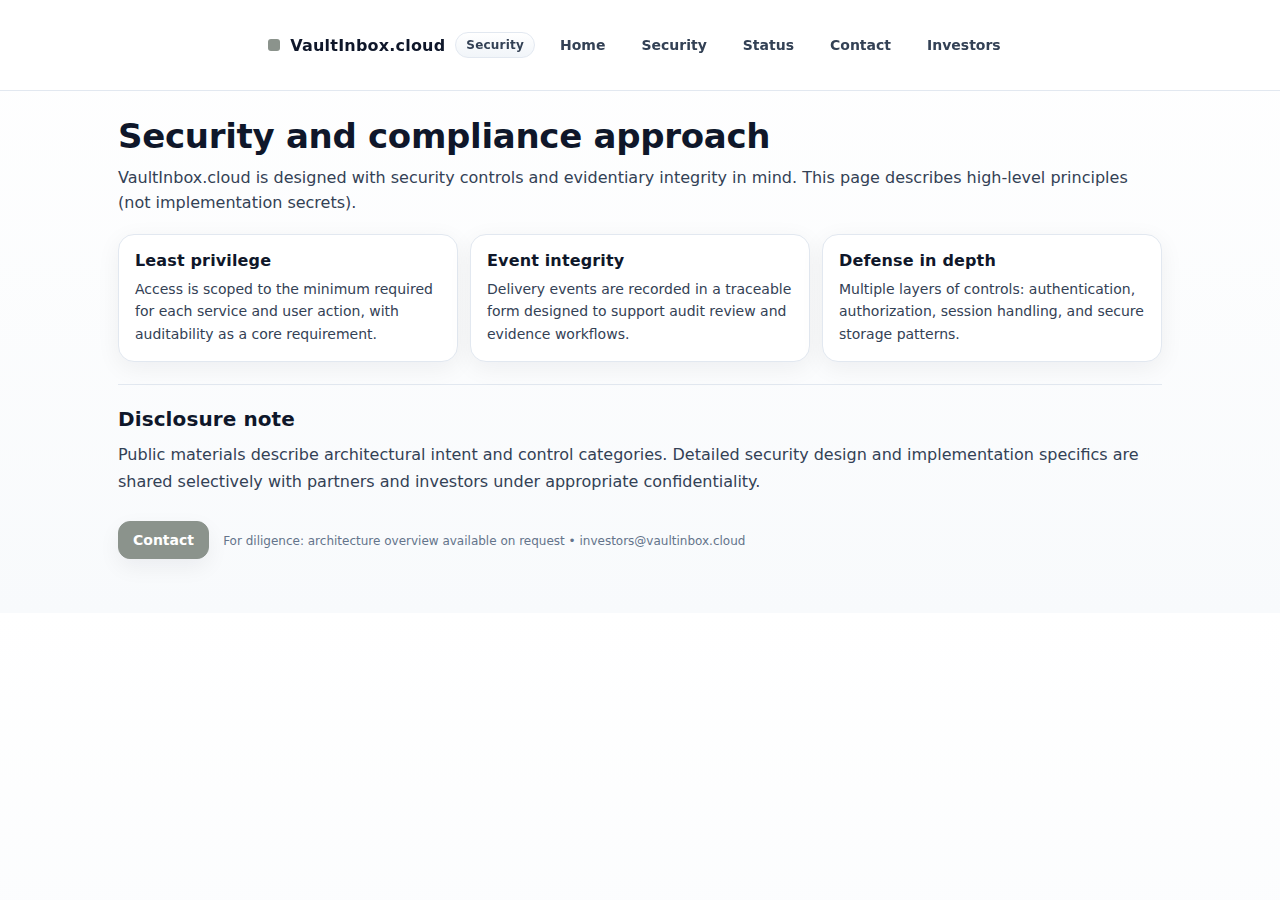
<file: docs/security.html>
<!doctype html>
<html lang="en">
<head>
  <meta charset="utf-8" />
  <meta name="viewport" content="width=device-width, initial-scale=1" />
  <title>Security • VaultInbox.cloud</title>
  <link rel="stylesheet" href="assets/style.css" />
</head>
<body>

  <div class="nav">
    <div class="wrap" style="display:flex;align-items:center;justify-content:space-between;gap:14px;">
      <div class="brand">
        <span style="display:inline-block;width:12px;height:12px;border-radius:3px;background:var(--sage)"></span>
        <span>VaultInbox.cloud</span>
        <span class="badge">Security</span>
      </div>
      <div class="links">
        <a href="index.html">Home</a>
        <a href="security.html">Security</a>
        <a href="status.html">Status</a>
        <a href="contact.html">Contact</a>
        <a href="investors.html">Investors</a>
      </div>
    </div>
  </div>

  <div class="wrap">
    <h1 class="h1" style="font-size:34px">Security and compliance approach</h1>
    <p class="sub">
      VaultInbox.cloud is designed with security controls and evidentiary integrity in mind. This page describes high-level principles
      (not implementation secrets).
    </p>

    <div class="grid">
      <div class="card">
        <h3>Least privilege</h3>
        <p>Access is scoped to the minimum required for each service and user action, with auditability as a core requirement.</p>
      </div>
      <div class="card">
        <h3>Event integrity</h3>
        <p>Delivery events are recorded in a traceable form designed to support audit review and evidence workflows.</p>
      </div>
      <div class="card">
        <h3>Defense in depth</h3>
        <p>Multiple layers of controls: authentication, authorization, session handling, and secure storage patterns.</p>
      </div>
    </div>

    <div class="hr"></div>

    <div class="section">
      <h2>Disclosure note</h2>
      <p>
        Public materials describe architectural intent and control categories. Detailed security design and implementation specifics are
        shared selectively with partners and investors under appropriate confidentiality.
      </p>
    </div>

    <div class="footer">
      <a href="contact.html" class="btn primary">Contact</a>
      <span class="small" style="margin-left:10px;">
        For diligence: architecture overview available on request • investors@vaultinbox.cloud
      </span>
    </div>
  </div>

</body>
</html>
</file>
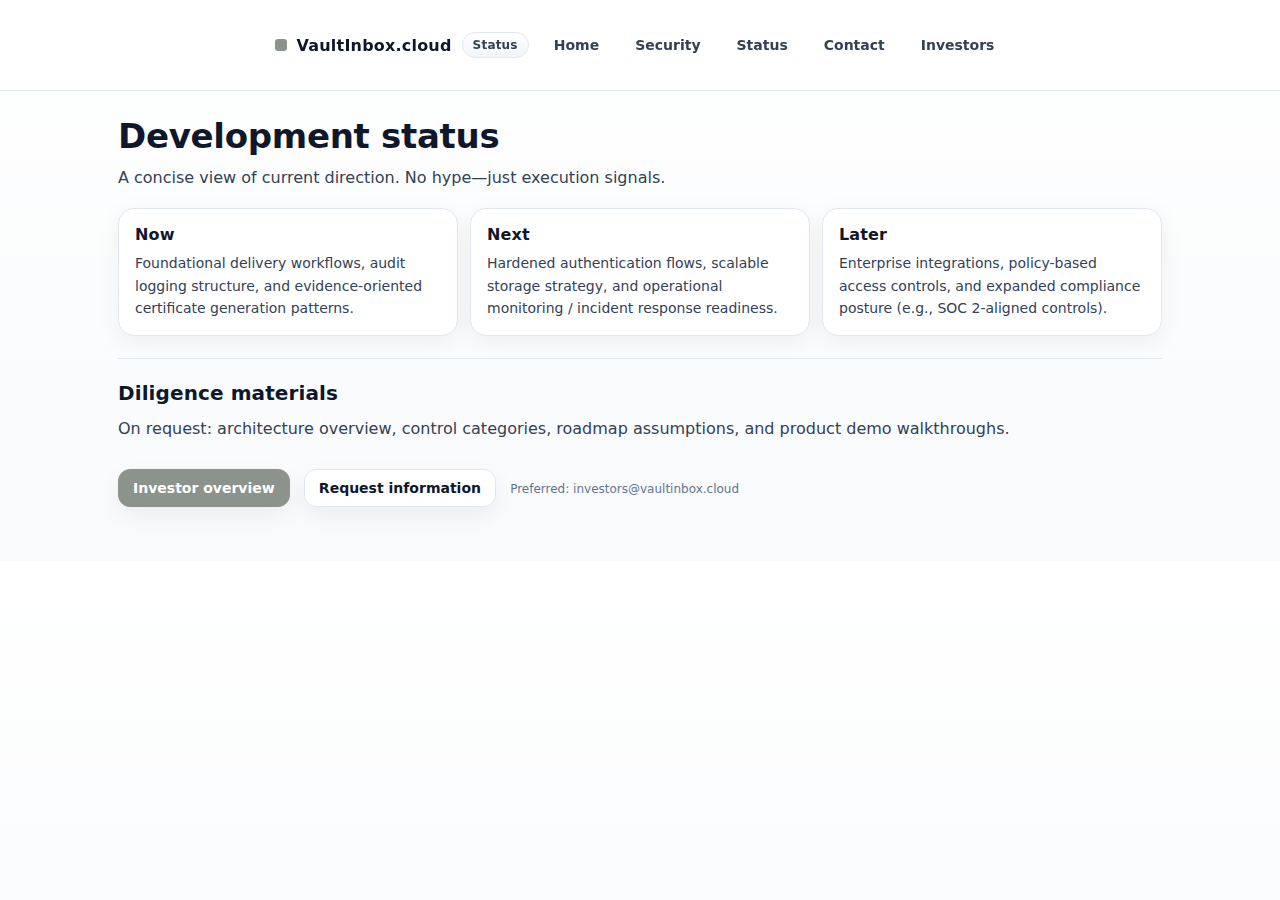
<file: docs/status.html>
<!doctype html>
<html lang="en">
<head>
  <meta charset="utf-8" />
  <meta name="viewport" content="width=device-width, initial-scale=1" />
  <title>Status • VaultInbox.cloud</title>
  <link rel="stylesheet" href="assets/style.css" />
</head>
<body>

  <div class="nav">
    <div class="wrap" style="display:flex;align-items:center;justify-content:space-between;gap:14px;">
      <div class="brand">
        <span style="display:inline-block;width:12px;height:12px;border-radius:3px;background:var(--sage)"></span>
        <span>VaultInbox.cloud</span>
        <span class="badge">Status</span>
      </div>
      <div class="links">
        <a href="index.html">Home</a>
        <a href="security.html">Security</a>
        <a href="status.html">Status</a>
        <a href="contact.html">Contact</a>
        <a href="investors.html">Investors</a>
      </div>
    </div>
  </div>

  <div class="wrap">
    <h1 class="h1" style="font-size:34px">Development status</h1>
    <p class="sub">A concise view of current direction. No hype—just execution signals.</p>

    <div class="grid">
      <div class="card">
        <h3>Now</h3>
        <p>Foundational delivery workflows, audit logging structure, and evidence-oriented certificate generation patterns.</p>
      </div>
      <div class="card">
        <h3>Next</h3>
        <p>Hardened authentication flows, scalable storage strategy, and operational monitoring / incident response readiness.</p>
      </div>
      <div class="card">
        <h3>Later</h3>
        <p>Enterprise integrations, policy-based access controls, and expanded compliance posture (e.g., SOC 2-aligned controls).</p>
      </div>
    </div>

    <div class="hr"></div>

    <div class="section">
      <h2>Diligence materials</h2>
      <p>
        On request: architecture overview, control categories, roadmap assumptions, and product demo walkthroughs.
      </p>
    </div>

    <div class="footer">
      <a class="btn primary" href="investors.html">Investor overview</a>
      <a class="btn" href="contact.html" style="margin-left:10px;">Request information</a>
      <span class="small" style="margin-left:10px;">Preferred: investors@vaultinbox.cloud</span>
    </div>
  </div>

</body>
</html>
</file>
<file: docs/assets/style.css>
/* assets/style.css — VaultInbox.cloud
   Brand palette aligned to VaultInbox web application:
   MAIN  #8b938c
   LIGHT #e2e8f0
   WHITE #ffffff
   DARK  #2b211a
*/

:root{
  /* Brand palette (keep existing names for compatibility) */
  --sage:#8b938c;     /* MAIN */
  --white:#ffffff;    /* WHITE */
  --slate:#e2e8f0;    /* LIGHT */
  --dark:#2b211a;     /* DARK (brown) */

  /* Text + surfaces */
  --ink:#0f172a;
  --muted:#334155;
  --card:#ffffff;
  --border:#e2e8f0;

  /* UI tokens */
  --soft:#f8fafc;
  --shadow:0 10px 30px rgba(15, 23, 42, .07);
  --shadow-sm:0 6px 24px rgba(15, 23, 42, .06);
  --radius:16px;

  /* Accessibility */
  --ring: rgba(139,147,140,.32);
}

*{box-sizing:border-box}

html,body{
  margin:0;
  padding:0;
  font-family: ui-sans-serif, system-ui, -apple-system, Segoe UI, Roboto, Helvetica, Arial, "Apple Color Emoji","Segoe UI Emoji";
}

body{
  background:linear-gradient(180deg,var(--white),var(--soft));
  color:var(--ink);
}

/* Links */
a{color:var(--ink);text-decoration:none}
a:hover{text-decoration:underline;text-underline-offset:3px}

/* Layout */
.wrap{max-width:1080px;margin:0 auto;padding:28px 18px}

/* Nav */
.nav{
  display:flex;
  gap:14px;
  align-items:center;
  justify-content:space-between;
  position:sticky;
  top:0;
  background:rgba(255,255,255,.86);
  backdrop-filter: blur(10px);
  border-bottom:1px solid var(--border);
  z-index:10;
}

/* Brand */
.brand{
  display:flex;
  align-items:center;
  gap:10px;
  font-weight:900;
  letter-spacing:.2px;
}

/* Badge */
.badge{
  font-size:12px;
  padding:5px 10px;
  border-radius:999px;
  border:1px solid var(--border);
  background:linear-gradient(180deg,#fff 0%, #f1f5f9 100%);
  color:var(--muted);
  font-weight:800;
}

/* Nav links */
.links{display:flex;gap:14px;flex-wrap:wrap;justify-content:flex-end}
.links a{
  font-size:14px;
  color:var(--muted);
  padding:8px 10px;
  border-radius:999px;
  border:1px solid transparent;
  font-weight:800;
}
.links a:hover{
  background:#fff;
  border-color:var(--border);
  text-decoration:none;
}

/* Hero */
.hero{
  padding:54px 0 24px 0;
  display:grid;
  grid-template-columns: 1.15fr .85fr;
  gap:18px;
  align-items:start;
}
@media (max-width:900px){.hero{grid-template-columns:1fr}}

.h1{
  font-size:42px;
  line-height:1.05;
  margin:0 0 10px 0;
  letter-spacing:-.3px;
}
.sub{
  font-size:16px;
  line-height:1.6;
  color:var(--muted);
  margin:0 0 16px 0;
}

/* Pills */
.pills{display:flex;flex-wrap:wrap;gap:10px;margin:14px 0 0 0}
.pill{
  border:1px solid var(--border);
  background:linear-gradient(180deg,#fff 0%, #f8fafc 100%);
  border-radius:999px;
  padding:8px 12px;
  font-size:13px;
  color:var(--muted);
  font-weight:800;
}

/* Cards */
.card{
  background:var(--card);
  border:1px solid var(--border);
  border-radius:var(--radius);
  padding:16px;
  box-shadow:var(--shadow-sm);
}
.card h3{margin:0 0 8px 0;font-size:16px;letter-spacing:.15px}
.card p{margin:0;color:var(--muted);line-height:1.6;font-size:14px}

/* Grid */
.grid{
  display:grid;
  grid-template-columns:repeat(3,1fr);
  gap:12px;
  margin:18px 0 0 0;
}
@media (max-width:900px){.grid{grid-template-columns:1fr}}

/* Sections */
.section{margin:18px 0 0 0}
.section h2{margin:0 0 10px 0;font-size:20px;letter-spacing:.1px}
.section p{margin:0;color:var(--muted);line-height:1.7}

/* Divider */
.hr{height:1px;background:var(--border);margin:22px 0}

/* Footer */
.footer{padding:26px 0;color:#64748b;font-size:13px}

/* KBD tag */
.kbd{
  font-family: ui-monospace, SFMono-Regular, Menlo, Monaco, Consolas, "Liberation Mono", "Courier New", monospace;
  background:#f1f5f9;
  border:1px solid var(--border);
  border-radius:8px;
  padding:2px 6px;
  font-size:12px;
  font-weight:700;
}

/* CTA + Buttons */
.cta{display:flex;gap:10px;flex-wrap:wrap;margin-top:14px}

.btn{
  display:inline-flex;
  align-items:center;
  justify-content:center;
  padding:10px 14px;
  border-radius:12px;
  border:1px solid var(--border);
  background:#fff;
  font-weight:900;
  font-size:14px;
  color:var(--ink);
  box-shadow:0 8px 22px rgba(15, 23, 42, .06);
  transition: transform .12s ease, box-shadow .12s ease, background .12s ease, opacity .12s ease;
}
.btn:hover{
  text-decoration:none;
  background:#fff;
  transform: translateY(-1px);
  box-shadow:0 12px 28px rgba(15, 23, 42, .09);
}

.btn.primary{
  background:var(--sage);
  border-color:var(--sage);
  color:#fff;
}
.btn.primary:hover{opacity:.93;text-decoration:none}

/* Small text */
.small{font-size:12px;color:#64748b}

/* Focus ring (keyboard accessibility) */
:focus-visible{
  outline:none;
  box-shadow:0 0 0 4px var(--ring);
  border-radius:10px;
}

/* OPTIONAL: Dark brown “deck-style” panel utility (use when needed)
   Example: <div class="vi-dark-panel card"> ... </div>
*/
.vi-dark-panel{
  border:1px solid rgba(226,232,240,.22);
  background:
    radial-gradient(900px 420px at 10% 10%, rgba(139,147,140,.22) 0%, rgba(43,33,26,1) 56%),
    var(--dark);
  color:#fff;
  border-radius:calc(var(--radius) + 8px);
  box-shadow:0 14px 40px rgba(2,6,23,.20);
}
.vi-dark-panel h1,
.vi-dark-panel h2,
.vi-dark-panel h3{color:#fff}
.vi-dark-panel p,
.vi-dark-panel .sub,
.vi-dark-panel .small{color: rgba(226,232,240,.92)}
.vi-dark-panel a{color:#fff;text-decoration:underline;text-underline-offset:3px}
</file>
